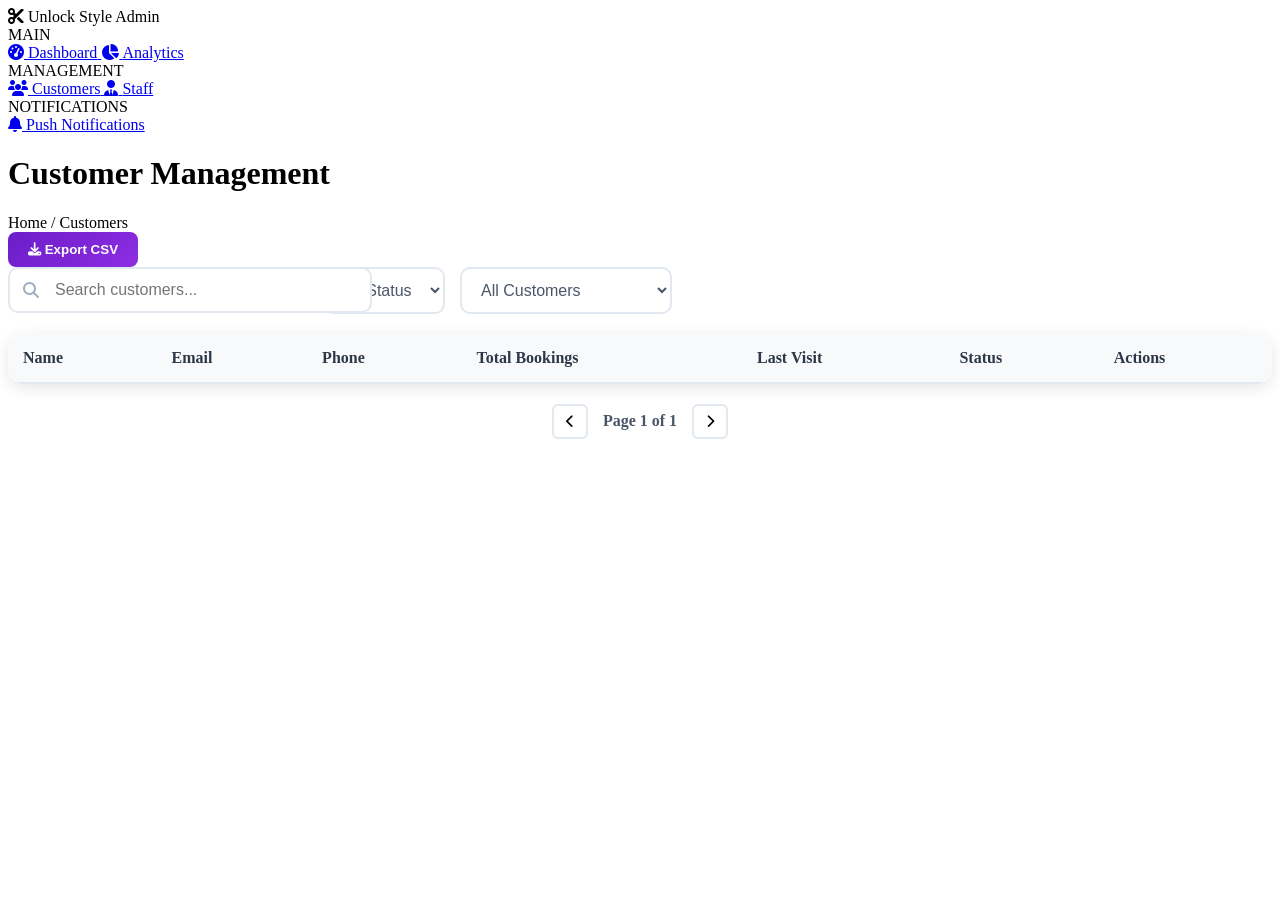
<file: admin-customers.html>
<!DOCTYPE html>
<html lang="en">
<head>
    <meta charset="UTF-8">
    <meta name="viewport" content="width=device-width, initial-scale=1.0">
    <title>Customer Management - Unlock Style Admin</title>
    <link rel="stylesheet" href="css/admin.css">
    <link rel="stylesheet" href="https://cdnjs.cloudflare.com/ajax/libs/font-awesome/6.4.0/css/all.min.css">
</head>
<body class="admin-body">
    <div class="admin-dashboard">
        <!-- Sidebar (same structure) -->
        <div class="admin-sidebar">
            <div class="sidebar-header">
                <div class="admin-brand">
                    <i class="fas fa-cut"></i>
                    <span class="brand-text">Unlock Style</span>
                    <span class="brand-badge">Admin</span>
                </div>
            </div>
            
            <nav class="sidebar-nav">
                <div class="nav-section">
                    <div class="nav-title">MAIN</div>
                    <a href="admin.html" class="nav-item">
                        <i class="fas fa-tachometer-alt"></i>
                        <span class="nav-text">Dashboard</span>
                    </a>
                    <a href="admin-analytics.html" class="nav-item">
                        <i class="fas fa-chart-pie"></i>
                        <span class="nav-text">Analytics</span>
                    </a>
                </div>
                
                <div class="nav-section">
                    <div class="nav-title">MANAGEMENT</div>
                    <a href="admin-customers.html" class="nav-item active">
                        <i class="fas fa-users"></i>
                        <span class="nav-text">Customers</span>
                    </a>
                    <a href="admin-staff.html" class="nav-item">
                        <i class="fas fa-user-tie"></i>
                        <span class="nav-text">Staff</span>
                    </a>
                </div>
                
                <div class="nav-section">
                    <div class="nav-title">NOTIFICATIONS</div>
                    <a href="admin-notifications.html" class="nav-item">
                        <i class="fas fa-bell"></i>
                        <span class="nav-text">Push Notifications</span>
                    </a>
                </div>
            </nav>
        </div>

        <div class="admin-main">
            <header class="admin-header">
                <div class="header-left">
                    <h1>Customer Management</h1>
                    <div class="breadcrumb">
                        <span>Home</span> / <span>Customers</span>
                    </div>
                </div>
                <div class="header-right">
                    <button class="btn-primary" onclick="adminApp.exportCustomerData()">
                        <i class="fas fa-download"></i> Export CSV
                    </button>
                </div>
            </header>

            <div class="admin-content">
                <!-- Search and Filters -->
                <div class="filters-bar">
                    <div class="search-box">
                        <i class="fas fa-search"></i>
                        <input type="text" id="customerSearch" placeholder="Search customers..." onkeyup="adminApp.searchCustomers()">
                    </div>
                    <select id="statusFilter" onchange="adminApp.filterCustomers()">
                        <option value="all">All Status</option>
                        <option value="active">Active</option>
                        <option value="inactive">Inactive</option>
                    </select>
                    <select id="bookingFilter" onchange="adminApp.filterCustomers()">
                        <option value="all">All Customers</option>
                        <option value="regular">Regular (3+ bookings)</option>
                        <option value="new">New Customers</option>
                    </select>
                </div>

                <!-- Customers Table -->
                <div class="table-container">
                    <table class="data-table">
                        <thead>
                            <tr>
                                <th>Name</th>
                                <th>Email</th>
                                <th>Phone</th>
                                <th>Total Bookings</th>
                                <th>Last Visit</th>
                                <th>Status</th>
                                <th>Actions</th>
                            </tr>
                        </thead>
                        <tbody id="customersTableBody">
                            <!-- Customers will be loaded here -->
                        </tbody>
                    </table>
                </div>

                <!-- Pagination -->
                <div class="pagination">
                    <button class="page-btn" onclick="adminApp.prevPage()">
                        <i class="fas fa-chevron-left"></i>
                    </button>
                    <span class="page-info">Page <span id="currentPage">1</span> of <span id="totalPages">1</span></span>
                    <button class="page-btn" onclick="adminApp.nextPage()">
                        <i class="fas fa-chevron-right"></i>
                    </button>
                </div>
            </div>
        </div>
    </div>

    <!-- Customer Details Modal -->
    <div id="customerModal" class="modal">
        <div class="modal-content">
            <div class="modal-header">
                <h3>Customer Details</h3>
                <span class="close" onclick="adminApp.closeModal('customerModal')">&times;</span>
            </div>
            <div class="modal-body">
                <div class="customer-info">
                    <div class="info-item">
                        <label>Name:</label>
                        <span id="modalCustomerName">-</span>
                    </div>
                    <div class="info-item">
                        <label>Email:</label>
                        <span id="modalCustomerEmail">-</span>
                    </div>
                    <div class="info-item">
                        <label>Phone:</label>
                        <span id="modalCustomerPhone">-</span>
                    </div>
                    <div class="info-item">
                        <label>Total Bookings:</label>
                        <span id="modalCustomerBookings">0</span>
                    </div>
                    <div class="info-item">
                        <label>Member Since:</label>
                        <span id="modalCustomerSince">-</span>
                    </div>
                </div>

                <div class="booking-history">
                    <h4>Booking History</h4>
                    <div id="bookingHistoryList">
                        <!-- Booking history will be loaded here -->
                    </div>
                </div>
            </div>
            <div class="modal-footer">
                <button class="btn-danger" onclick="adminApp.deactivateCustomer()">
                    <i class="fas fa-ban"></i> Deactivate
                </button>
                <button class="btn-secondary" onclick="adminApp.closeModal('customerModal')">Close</button>
            </div>
        </div>
    </div>

    <script src="js/admin.js"></script>
    <script>
        document.addEventListener('DOMContentLoaded', function() {
            if (window.adminApp) {
                adminApp.loadCustomers();
            }
        });
    </script>
</body>
</html>
</file>
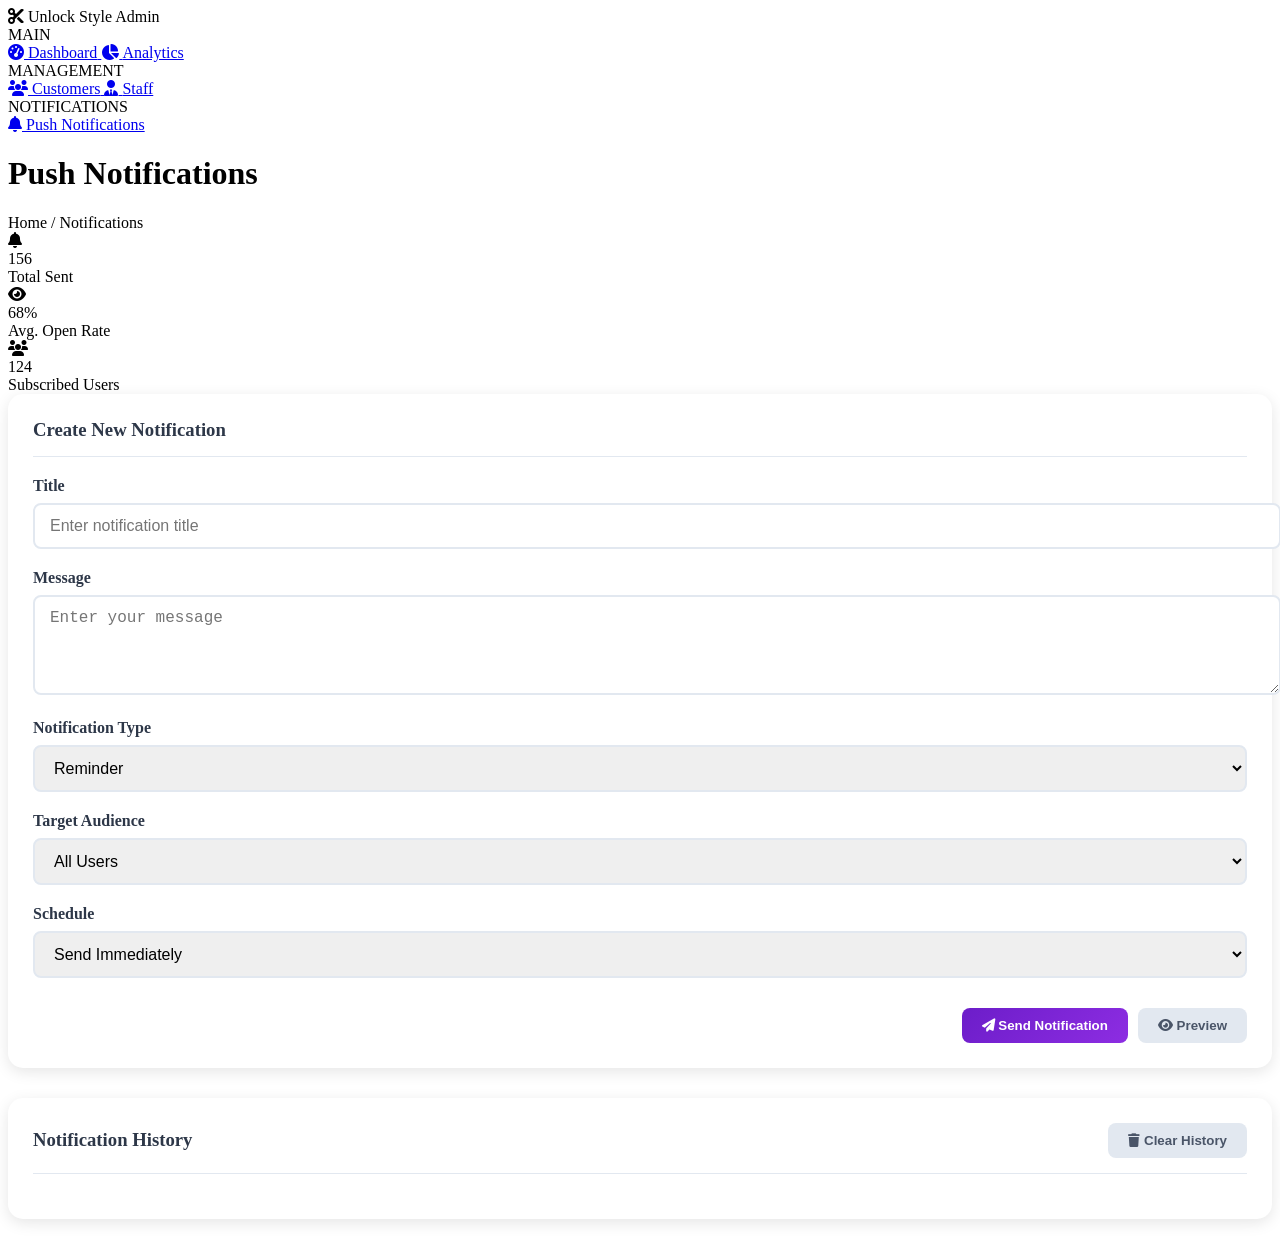
<file: admin-notifications.html>
<!DOCTYPE html>
<html lang="en">
<head>
    <meta charset="UTF-8">
    <meta name="viewport" content="width=device-width, initial-scale=1.0">
    <title>Notifications - Unlock Style Admin</title>
    <link rel="stylesheet" href="css/admin.css">
    <link rel="stylesheet" href="https://cdnjs.cloudflare.com/ajax/libs/font-awesome/6.4.0/css/all.min.css">
</head>
<body class="admin-body">
    <div class="admin-dashboard">
        <!-- Sidebar -->
        <div class="admin-sidebar">
            <div class="sidebar-header">
                <div class="admin-brand">
                    <i class="fas fa-cut"></i>
                    <span class="brand-text">Unlock Style</span>
                    <span class="brand-badge">Admin</span>
                </div>
            </div>
            
            <nav class="sidebar-nav">
                <div class="nav-section">
                    <div class="nav-title">MAIN</div>
                    <a href="admin.html" class="nav-item">
                        <i class="fas fa-tachometer-alt"></i>
                        <span class="nav-text">Dashboard</span>
                    </a>
                    <a href="admin-analytics.html" class="nav-item">
                        <i class="fas fa-chart-pie"></i>
                        <span class="nav-text">Analytics</span>
                    </a>
                </div>
                
                <div class="nav-section">
                    <div class="nav-title">MANAGEMENT</div>
                    <a href="admin-customers.html" class="nav-item">
                        <i class="fas fa-users"></i>
                        <span class="nav-text">Customers</span>
                    </a>
                    <a href="admin-staff.html" class="nav-item">
                        <i class="fas fa-user-tie"></i>
                        <span class="nav-text">Staff</span>
                    </a>
                </div>
                
                <div class="nav-section">
                    <div class="nav-title">NOTIFICATIONS</div>
                    <a href="admin-notifications.html" class="nav-item active">
                        <i class="fas fa-bell"></i>
                        <span class="nav-text">Push Notifications</span>
                    </a>
                </div>
            </nav>
        </div>

        <div class="admin-main">
            <header class="admin-header">
                <div class="header-left">
                    <h1>Push Notifications</h1>
                    <div class="breadcrumb">
                        <span>Home</span> / <span>Notifications</span>
                    </div>
                </div>
            </header>

            <div class="admin-content">
                <!-- Notification Stats -->
                <div class="stats-grid">
                    <div class="stat-card revenue">
                        <div class="stat-icon">
                            <i class="fas fa-bell"></i>
                        </div>
                        <div class="stat-content">
                            <div class="stat-value" id="totalSent">156</div>
                            <div class="stat-label">Total Sent</div>
                        </div>
                    </div>
                    
                    <div class="stat-card bookings">
                        <div class="stat-icon">
                            <i class="fas fa-eye"></i>
                        </div>
                        <div class="stat-content">
                            <div class="stat-value" id="avgOpenRate">68%</div>
                            <div class="stat-label">Avg. Open Rate</div>
                        </div>
                    </div>
                    
                    <div class="stat-card customers">
                        <div class="stat-icon">
                            <i class="fas fa-users"></i>
                        </div>
                        <div class="stat-content">
                            <div class="stat-value" id="subscribedUsers">124</div>
                            <div class="stat-label">Subscribed Users</div>
                        </div>
                    </div>
                </div>

                <!-- Create Notification Form -->
                <div class="card">
                    <div class="card-header">
                        <h3>Create New Notification</h3>
                    </div>
                    <div class="card-body">
                        <form id="notificationForm" onsubmit="adminApp.sendNotification(event)">
                            <div class="form-group">
                                <label for="notificationTitle">Title</label>
                                <input type="text" id="notificationTitle" required 
                                       placeholder="Enter notification title">
                            </div>
                            <div class="form-group">
                                <label for="notificationMessage">Message</label>
                                <textarea id="notificationMessage" required 
                                          placeholder="Enter your message" rows="4"></textarea>
                            </div>
                            <div class="form-group">
                                <label for="notificationType">Notification Type</label>
                                <select id="notificationType" required>
                                    <option value="reminder">Reminder</option>
                                    <option value="offer">Special Offer</option>
                                    <option value="alert">Important Alert</option>
                                    <option value="update">Service Update</option>
                                </select>
                            </div>
                            <div class="form-group">
                                <label for="notificationAudience">Target Audience</label>
                                <select id="notificationAudience">
                                    <option value="all">All Users</option>
                                    <option value="regular">Regular Customers</option>
                                    <option value="new">New Customers</option>
                                    <option value="inactive">Inactive Customers</option>
                                </select>
                            </div>
                            <div class="form-group">
                                <label for="notificationSchedule">Schedule</label>
                                <select id="notificationSchedule">
                                    <option value="now">Send Immediately</option>
                                    <option value="later">Schedule for Later</option>
                                </select>
                                <input type="datetime-local" id="scheduleTime" 
                                       style="display: none; margin-top: 10px;">
                            </div>
                            <div class="form-actions">
                                <button type="submit" class="btn-primary">
                                    <i class="fas fa-paper-plane"></i> Send Notification
                                </button>
                                <button type="button" class="btn-secondary" onclick="adminApp.previewNotification()">
                                    <i class="fas fa-eye"></i> Preview
                                </button>
                            </div>
                        </form>
                    </div>
                </div>

                <!-- Notification History -->
                <div class="card">
                    <div class="card-header">
                        <h3>Notification History</h3>
                        <button class="btn-secondary" onclick="adminApp.clearNotificationHistory()">
                            <i class="fas fa-trash"></i> Clear History
                        </button>
                    </div>
                    <div class="card-body">
                        <div class="notification-history" id="notificationHistory">
                            <!-- Notifications will be loaded here -->
                        </div>
                    </div>
                </div>
            </div>
        </div>
    </div>

    <!-- Preview Modal -->
    <div id="previewModal" class="modal">
        <div class="modal-content">
            <div class="modal-header">
                <h3>Notification Preview</h3>
                <span class="close" onclick="adminApp.closeModal('previewModal')">&times;</span>
            </div>
            <div class="modal-body">
                <div class="notification-preview">
                    <div class="preview-header">
                        <strong id="previewTitle">Notification Title</strong>
                        <span class="preview-badge" id="previewType">reminder</span>
                    </div>
                    <div class="preview-body" id="previewMessage">
                        Notification message content will appear here.
                    </div>
                    <div class="preview-time">Just now</div>
                </div>
            </div>
            <div class="modal-footer">
                <button class="btn-primary" onclick="adminApp.sendNotification()">Send Now</button>
                <button class="btn-secondary" onclick="adminApp.closeModal('previewModal')">Close</button>
            </div>
        </div>
    </div>

    <script src="js/admin.js"></script>
    <script>
        document.addEventListener('DOMContentLoaded', function() {
            if (window.adminApp) {
                adminApp.loadNotificationHistory();
                
                // Show/hide schedule time
                document.getElementById('notificationSchedule').addEventListener('change', function() {
                    document.getElementById('scheduleTime').style.display = 
                        this.value === 'later' ? 'block' : 'none';
                });
            }
        });
    </script>
</body>
</html>
</file>
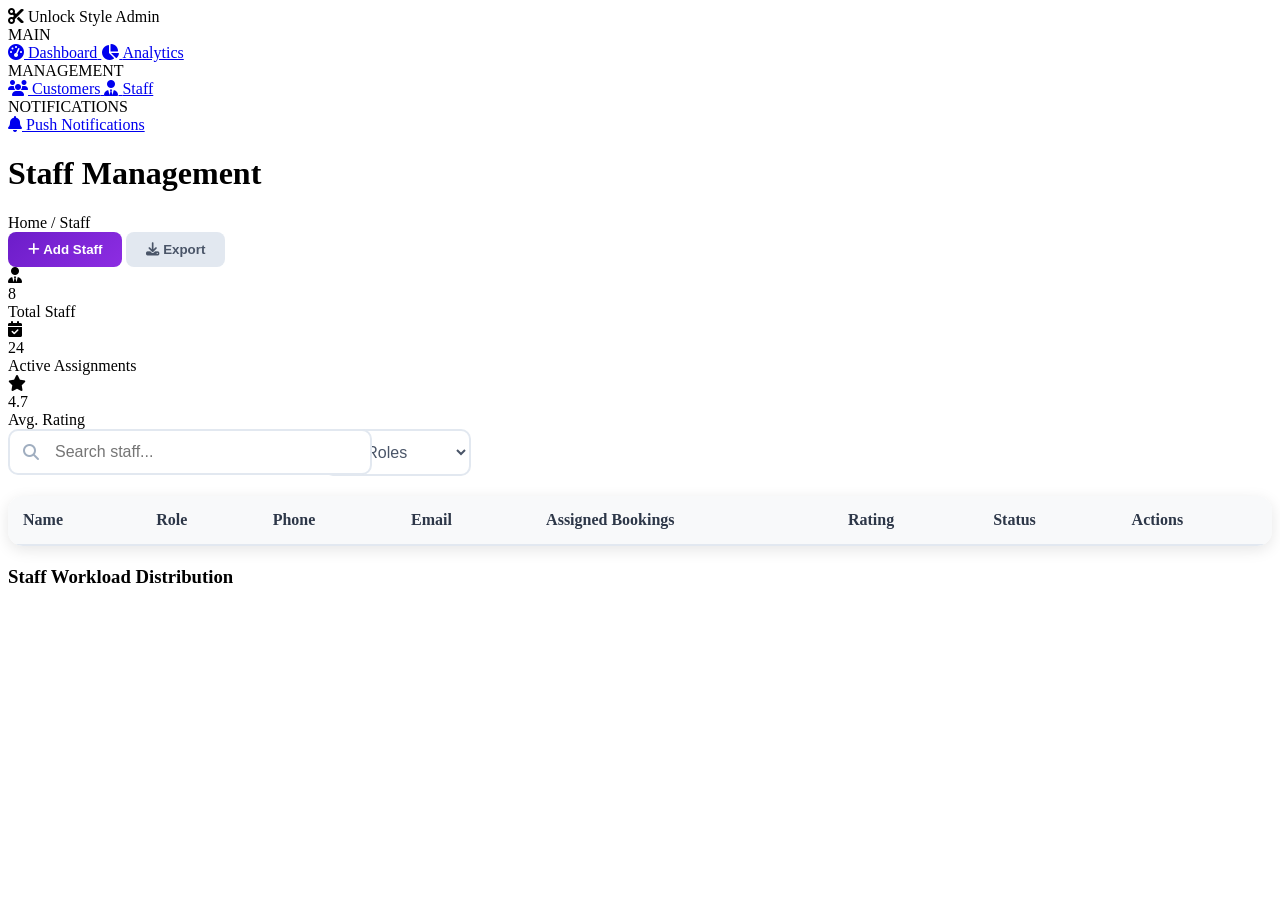
<file: admin-staff.html>
<!DOCTYPE html>
<html lang="en">
<head>
    <meta charset="UTF-8">
    <meta name="viewport" content="width=device-width, initial-scale=1.0">
    <title>Staff Management - Unlock Style Admin</title>
    <link rel="stylesheet" href="css/admin.css">
    <link rel="stylesheet" href="https://cdnjs.cloudflare.com/ajax/libs/font-awesome/6.4.0/css/all.min.css">
</head>
<body class="admin-body">
    <div class="admin-dashboard">
        <!-- Sidebar -->
        <div class="admin-sidebar">
            <div class="sidebar-header">
                <div class="admin-brand">
                    <i class="fas fa-cut"></i>
                    <span class="brand-text">Unlock Style</span>
                    <span class="brand-badge">Admin</span>
                </div>
            </div>
            
            <nav class="sidebar-nav">
                <div class="nav-section">
                    <div class="nav-title">MAIN</div>
                    <a href="admin.html" class="nav-item">
                        <i class="fas fa-tachometer-alt"></i>
                        <span class="nav-text">Dashboard</span>
                    </a>
                    <a href="admin-analytics.html" class="nav-item">
                        <i class="fas fa-chart-pie"></i>
                        <span class="nav-text">Analytics</span>
                    </a>
                </div>
                
                <div class="nav-section">
                    <div class="nav-title">MANAGEMENT</div>
                    <a href="admin-customers.html" class="nav-item">
                        <i class="fas fa-users"></i>
                        <span class="nav-text">Customers</span>
                    </a>
                    <a href="admin-staff.html" class="nav-item active">
                        <i class="fas fa-user-tie"></i>
                        <span class="nav-text">Staff</span>
                    </a>
                </div>
                
                <div class="nav-section">
                    <div class="nav-title">NOTIFICATIONS</div>
                    <a href="admin-notifications.html" class="nav-item">
                        <i class="fas fa-bell"></i>
                        <span class="nav-text">Push Notifications</span>
                    </a>
                </div>
            </nav>
        </div>

        <div class="admin-main">
            <header class="admin-header">
                <div class="header-left">
                    <h1>Staff Management</h1>
                    <div class="breadcrumb">
                        <span>Home</span> / <span>Staff</span>
                    </div>
                </div>
                <div class="header-right">
                    <button class="btn-primary" onclick="adminApp.openStaffModal()">
                        <i class="fas fa-plus"></i> Add Staff
                    </button>
                    <button class="btn-secondary" onclick="adminApp.exportStaffData()">
                        <i class="fas fa-download"></i> Export
                    </button>
                </div>
            </header>

            <div class="admin-content">
                <!-- Staff Analytics -->
                <div class="stats-grid">
                    <div class="stat-card revenue">
                        <div class="stat-icon">
                            <i class="fas fa-user-tie"></i>
                        </div>
                        <div class="stat-content">
                            <div class="stat-value" id="totalStaffCount">8</div>
                            <div class="stat-label">Total Staff</div>
                        </div>
                    </div>
                    
                    <div class="stat-card bookings">
                        <div class="stat-icon">
                            <i class="fas fa-calendar-check"></i>
                        </div>
                        <div class="stat-content">
                            <div class="stat-value" id="activeAssignments">24</div>
                            <div class="stat-label">Active Assignments</div>
                        </div>
                    </div>
                    
                    <div class="stat-card customers">
                        <div class="stat-icon">
                            <i class="fas fa-star"></i>
                        </div>
                        <div class="stat-content">
                            <div class="stat-value" id="avgStaffRating">4.7</div>
                            <div class="stat-label">Avg. Rating</div>
                        </div>
                    </div>
                </div>

                <!-- Staff Table -->
                <div class="filters-bar">
                    <div class="search-box">
                        <i class="fas fa-search"></i>
                        <input type="text" id="staffSearch" placeholder="Search staff..." onkeyup="adminApp.searchStaff()">
                    </div>
                    <select id="roleFilter" onchange="adminApp.filterStaff()">
                        <option value="all">All Roles</option>
                        <option value="barber">Barber</option>
                        <option value="stylist">Stylist</option>
                        <option value="senior">Senior Stylist</option>
                    </select>
                </div>

                <div class="table-container">
                    <table class="data-table">
                        <thead>
                            <tr>
                                <th>Name</th>
                                <th>Role</th>
                                <th>Phone</th>
                                <th>Email</th>
                                <th>Assigned Bookings</th>
                                <th>Rating</th>
                                <th>Status</th>
                                <th>Actions</th>
                            </tr>
                        </thead>
                        <tbody id="staffTableBody">
                            <!-- Staff will be loaded here -->
                        </tbody>
                    </table>
                </div>

                <!-- Staff Workload Chart -->
                <div class="chart-card">
                    <div class="chart-header">
                        <h3>Staff Workload Distribution</h3>
                    </div>
                    <canvas id="staffWorkloadChart" height="200"></canvas>
                </div>
            </div>
        </div>
    </div>

    <!-- Staff Modal -->
    <div id="staffModal" class="modal">
        <div class="modal-content">
            <div class="modal-header">
                <h3 id="staffModalTitle">Add Staff Member</h3>
                <span class="close" onclick="adminApp.closeModal('staffModal')">&times;</span>
            </div>
            <div class="modal-body">
                <form id="staffForm" onsubmit="adminApp.saveStaff(event)">
                    <input type="hidden" id="staffId">
                    <div class="form-group">
                        <label for="staffName">Full Name</label>
                        <input type="text" id="staffName" required>
                    </div>
                    <div class="form-group">
                        <label for="staffRole">Role</label>
                        <select id="staffRole" required>
                            <option value="barber">Barber</option>
                            <option value="stylist">Stylist</option>
                            <option value="senior">Senior Stylist</option>
                            <option value="trainee">Trainee</option>
                        </select>
                    </div>
                    <div class="form-group">
                        <label for="staffPhone">Phone</label>
                        <input type="tel" id="staffPhone" required>
                    </div>
                    <div class="form-group">
                        <label for="staffEmail">Email</label>
                        <input type="email" id="staffEmail">
                    </div>
                    <div class="form-group">
                        <label for="staffSpecialty">Specialty</label>
                        <input type="text" id="staffSpecialty" placeholder="e.g., Beard Styling, Hair Color">
                    </div>
                    <div class="form-actions">
                        <button type="submit" class="btn-primary">Save Staff</button>
                        <button type="button" class="btn-secondary" onclick="adminApp.closeModal('staffModal')">Cancel</button>
                    </div>
                </form>
            </div>
        </div>
    </div>

    <script src="js/admin.js"></script>
    <script>
        document.addEventListener('DOMContentLoaded', function() {
            if (window.adminApp) {
                adminApp.loadStaff();
                adminApp.setupStaffCharts();
            }
        });
    </script>
</body>
</html>
</file>
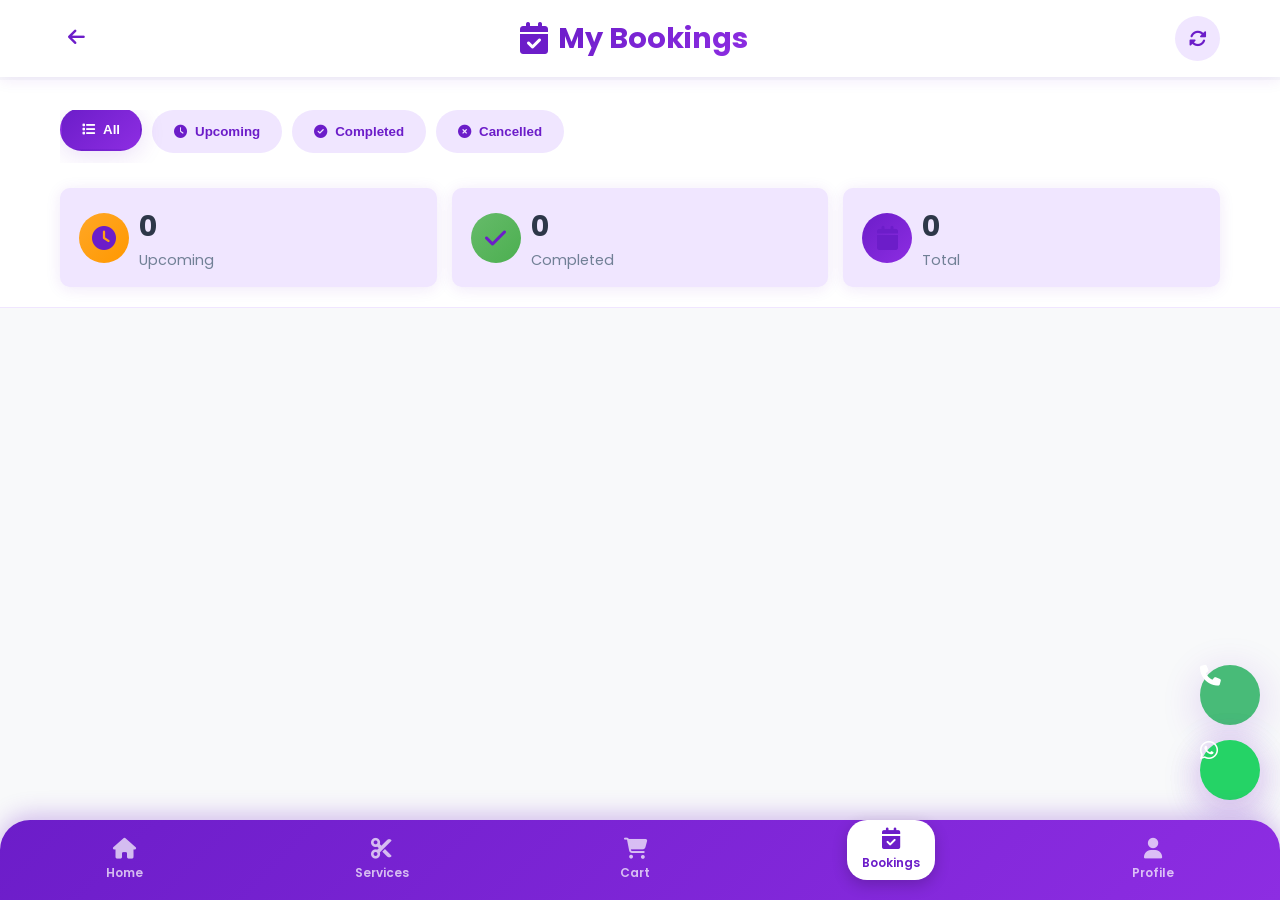
<file: bookings.html>
<!DOCTYPE html>
<html lang="en">
<head>
    <meta charset="UTF-8">
    <meta name="viewport" content="width=device-width, initial-scale=1.0">
    <title>My Bookings - Unlock Style</title>
    
    <!-- SEO Meta Tags -->
    <meta name="description" content="View and manage your appointments at Unlock Style Men's Salon">
    
    <!-- PWA Manifest -->
    <link rel="manifest" href="manifest.json">
    <meta name="theme-color" content="#6c1dc9"/>
    
    <!-- CSS -->
    <link rel="stylesheet" href="css/style.css">
    
    <!-- Icons -->
    <link rel="stylesheet" href="https://cdnjs.cloudflare.com/ajax/libs/font-awesome/6.4.0/css/all.min.css">
    <link href="https://fonts.googleapis.com/css2?family=Poppins:wght@300;400;500;600;700&display=swap" rel="stylesheet">
</head>
<body>
    <!-- Header -->
    <header class="main-header">
        <div class="container">
            <div class="header-content">
                <a href="index.html" class="back-btn">
                    <i class="fas fa-arrow-left"></i>
                </a>
                <div class="logo">
                    <i class="fas fa-calendar-check"></i>
                    <h1>My Bookings</h1>
                </div>
                <button class="btn-refresh" id="refreshBookings">
                    <i class="fas fa-sync-alt"></i>
                </button>
            </div>
        </div>
    </header>

    <!-- Main Content -->
    <main class="main-content">
        <!-- Bookings Filter -->
        <section class="bookings-filter-section">
            <div class="container">
                <div class="filter-tabs">
                    <button class="filter-tab active" data-filter="all">
                        <i class="fas fa-list"></i> All
                    </button>
                    <button class="filter-tab" data-filter="upcoming">
                        <i class="fas fa-clock"></i> Upcoming
                    </button>
                    <button class="filter-tab" data-filter="completed">
                        <i class="fas fa-check-circle"></i> Completed
                    </button>
                    <button class="filter-tab" data-filter="cancelled">
                        <i class="fas fa-times-circle"></i> Cancelled
                    </button>
                </div>

                <div class="bookings-stats">
                    <div class="stat-card">
                        <div class="stat-icon upcoming">
                            <i class="fas fa-clock"></i>
                        </div>
                        <div class="stat-info">
                            <span class="stat-count" id="upcomingCount">0</span>
                            <span class="stat-label">Upcoming</span>
                        </div>
                    </div>
                    <div class="stat-card">
                        <div class="stat-icon completed">
                            <i class="fas fa-check"></i>
                        </div>
                        <div class="stat-info">
                            <span class="stat-count" id="completedCount">0</span>
                            <span class="stat-label">Completed</span>
                        </div>
                    </div>
                    <div class="stat-card">
                        <div class="stat-icon total">
                            <i class="fas fa-calendar"></i>
                        </div>
                        <div class="stat-info">
                            <span class="stat-count" id="totalCount">0</span>
                            <span class="stat-label">Total</span>
                        </div>
                    </div>
                </div>
            </div>
        </section>

        <!-- Bookings List -->
        <section class="bookings-list-section">
            <div class="container">
                <div class="bookings-container" id="bookingsContainer">
                    <!-- Bookings will be populated by JavaScript -->
                    <div class="empty-bookings" id="emptyBookings">
                        <div class="empty-icon">
                            <i class="fas fa-calendar-times"></i>
                        </div>
                        <h3>No Bookings Yet</h3>
                        <p>You haven't made any bookings yet. Book your first appointment to get started!</p>
                        <a href="services.html" class="btn-primary">
                            <i class="fas fa-cut"></i> Book Now
                        </a>
                    </div>
                </div>
            </div>
        </section>
    </main>

    <!-- PhonePe Style Bottom Navigation -->
    <nav class="bottom-nav phonepe-nav">
        <div class="nav-container">
            <a href="index.html" class="nav-item">
                <i class="fas fa-home"></i>
                <span>Home</span>
            </a>
            <a href="services.html" class="nav-item">
                <i class="fas fa-cut"></i>
                <span>Services</span>
            </a>
            <a href="cart.html" class="nav-item">
                <i class="fas fa-shopping-cart"></i>
                <span>Cart</span>
                <span class="nav-badge" id="cartBadge">0</span>
            </a>
            <a href="bookings.html" class="nav-item active">
                <i class="fas fa-calendar-check"></i>
                <span>Bookings</span>
            </a>
            <a href="contact.html" class="nav-item">
                <i class="fas fa-user"></i>
                <span>Profile</span>
            </a>
        </div>
    </nav>

    <!-- Floating Action Buttons -->
    <div class="fab-container">
        <a href="tel:+919876543210" class="fab fab-call">
            <i class="fas fa-phone"></i>
        </a>
        <a href="https://wa.me/919876543210" class="fab fab-whatsapp">
            <i class="fab fa-whatsapp"></i>
        </a>
    </div>

    <!-- Toast Notification -->
    <div class="toast" id="toast"></div>

    <!-- Booking Details Modal -->
    <div class="modal-overlay" id="bookingDetailsModal">
        <div class="modal-content large">
            <div class="modal-header">
                <h3>Booking Details</h3>
                <button class="modal-close" onclick="bookingsPage.closeModal()">
                    <i class="fas fa-times"></i>
                </button>
            </div>
            <div class="modal-body">
                <div class="booking-detail-view" id="bookingDetailContent">
                    <!-- Booking details will be populated here -->
                </div>
            </div>
        </div>
    </div>

    <!-- Cancel Confirmation Modal -->
    <div class="modal-overlay" id="cancelModal">
        <div class="modal-content">
            <div class="modal-icon warning">
                <i class="fas fa-exclamation-triangle"></i>
            </div>
            <h3>Cancel Booking?</h3>
            <p>Are you sure you want to cancel this appointment? This action cannot be undone.</p>
            <div class="modal-actions">
                <button class="btn-secondary" onclick="bookingsPage.closeCancelModal()">
                    <i class="fas fa-times"></i> Keep Booking
                </button>
                <button class="btn-danger" id="confirmCancelBtn">
                    <i class="fas fa-trash"></i> Yes, Cancel
                </button>
            </div>
        </div>
    </div>

    <script src="js/script.js"></script>
    <script src="js/bookings.js"></script>
</body>
</html>
</file>
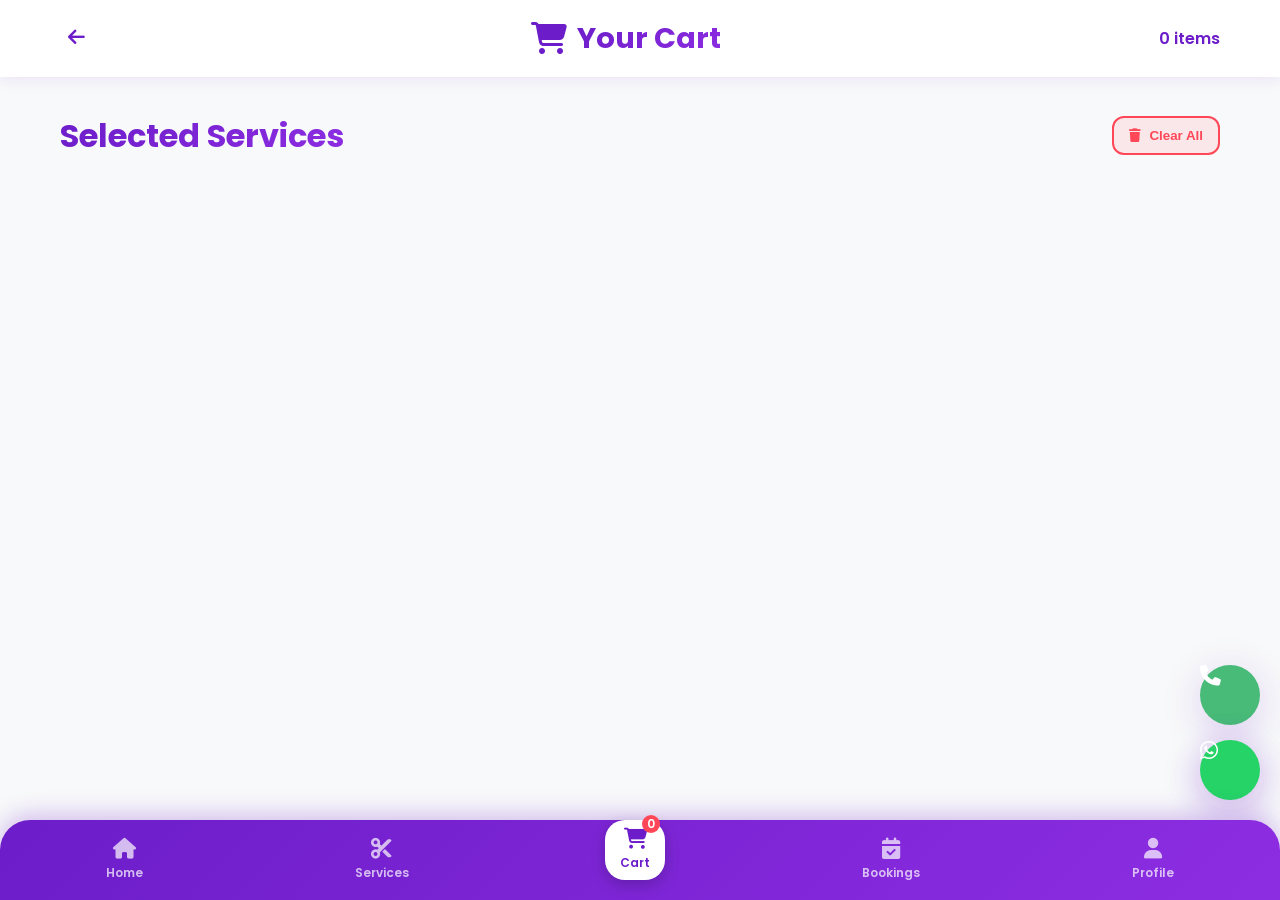
<file: cart.html>
<!DOCTYPE html>
<html lang="en">
<head>
    <meta charset="UTF-8">
    <meta name="viewport" content="width=device-width, initial-scale=1.0">
    <title>Cart - Unlock Style</title>
    
    <!-- SEO Meta Tags -->
    <meta name="description" content="Review your selected services and book your appointment at Unlock Style Men's Salon">
    
    <!-- PWA Manifest -->
    <link rel="manifest" href="manifest.json">
    <meta name="theme-color" content="#6c1dc9"/>
    
    <!-- CSS -->
    <link rel="stylesheet" href="css/style.css">
    
    <!-- Icons -->
    <link rel="stylesheet" href="https://cdnjs.cloudflare.com/ajax/libs/font-awesome/6.4.0/css/all.min.css">
    <link href="https://fonts.googleapis.com/css2?family=Poppins:wght@300;400;500;600;700&display=swap" rel="stylesheet">
</head>
<body>
    <!-- Header -->
    <header class="main-header">
        <div class="container">
            <div class="header-content">
                <a href="services.html" class="back-btn">
                    <i class="fas fa-arrow-left"></i>
                </a>
                <div class="logo">
                    <i class="fas fa-shopping-cart"></i>
                    <h1>Your Cart</h1>
                </div>
                <div class="cart-summary-header">
                    <span id="headerCartCount">0 items</span>
                </div>
            </div>
        </div>
    </header>

    <!-- Main Content -->
    <main class="main-content">
        <!-- Cart Items Section -->
        <section class="cart-section">
            <div class="container">
                <div class="cart-header">
                    <h2>Selected Services</h2>
                    <button class="btn-clear" id="clearCartBtn">
                        <i class="fas fa-trash"></i> Clear All
                    </button>
                </div>

                <div class="cart-items" id="cartItems">
                    <!-- Cart items will be populated by JavaScript -->
                    <div class="empty-cart" id="emptyCart">
                        <div class="empty-icon">
                            <i class="fas fa-shopping-cart"></i>
                        </div>
                        <h3>Your cart is empty</h3>
                        <p>Add some services to get started</p>
                        <a href="services.html" class="btn-primary">
                            <i class="fas fa-cut"></i> Browse Services
                        </a>
                    </div>
                </div>

                <!-- Cart Summary -->
                <div class="cart-summary-card" id="cartSummary" style="display: none;">
                    <div class="summary-row">
                        <span>Subtotal</span>
                        <span id="subtotalAmount">₹0</span>
                    </div>
                    <div class="summary-row">
                        <span>GST (18%)</span>
                        <span id="taxAmount">₹0</span>
                    </div>
                    <div class="summary-divider"></div>
                    <div class="summary-row total">
                        <span>Total Amount</span>
                        <span id="totalAmount">₹0</span>
                    </div>
                </div>
            </div>
        </section>

        <!-- Booking Form Section -->
        <section class="booking-section" id="bookingSection" style="display: none;">
            <div class="container">
                <div class="section-header">
                    <h2>Book Your Appointment</h2>
                    <p>Fill in your details to confirm booking</p>
                </div>

                <div class="booking-form-card">
                    <form id="bookingForm">
                        <div class="form-grid">
                            <div class="form-group">
                                <label for="customerName">
                                    <i class="fas fa-user"></i> Full Name *
                                </label>
                                <input type="text" id="customerName" required 
                                       placeholder="Enter your full name">
                            </div>

                            <div class="form-group">
                                <label for="customerPhone">
                                    <i class="fas fa-phone"></i> Phone Number *
                                </label>
                                <input type="tel" id="customerPhone" required 
                                       placeholder="Enter your phone number"
                                       pattern="[0-9]{10}">
                            </div>

                            <div class="form-group">
                                <label for="customerEmail">
                                    <i class="fas fa-envelope"></i> Email Address
                                </label>
                                <input type="email" id="customerEmail" 
                                       placeholder="Enter your email">
                            </div>

                            <div class="form-group">
                                <label for="bookingDate">
                                    <i class="fas fa-calendar"></i> Preferred Date *
                                </label>
                                <input type="date" id="bookingDate" required>
                            </div>

                            <div class="form-group">
                                <label for="bookingTime">
                                    <i class="fas fa-clock"></i> Preferred Time *
                                </label>
                                <input type="time" id="bookingTime" required>
                            </div>

                            <div class="form-group full-width">
                                <label>Payment Method *</label>
                                <div class="payment-options">
                                    <label class="payment-option">
                                        <input type="radio" name="payment" value="cash" checked>
                                        <div class="payment-card">
                                            <i class="fas fa-money-bill-wave"></i>
                                            <span>Pay at Salon</span>
                                        </div>
                                    </label>
                                    <label class="payment-option">
                                        <input type="radio" name="payment" value="upi">
                                        <div class="payment-card">
                                            <i class="fas fa-mobile-alt"></i>
                                            <span>UPI Payment</span>
                                        </div>
                                    </label>
                                </div>
                            </div>

                            <div class="form-group full-width">
                                <label for="specialInstructions">
                                    <i class="fas fa-sticky-note"></i> Special Instructions
                                </label>
                                <textarea id="specialInstructions" 
                                          placeholder="Any special requirements or instructions..."
                                          rows="3"></textarea>
                            </div>
                        </div>

                        <div class="form-actions">
                            <button type="submit" class="btn-booking">
                                <i class="fas fa-calendar-check"></i>
                                Confirm Booking - <span id="bookingTotal">₹0</span>
                            </button>
                        </div>
                    </form>
                </div>
            </div>
        </section>
    </main>

    <!-- PhonePe Style Bottom Navigation -->
    <nav class="bottom-nav phonepe-nav">
        <div class="nav-container">
            <a href="index.html" class="nav-item">
                <i class="fas fa-home"></i>
                <span>Home</span>
            </a>
            <a href="services.html" class="nav-item">
                <i class="fas fa-cut"></i>
                <span>Services</span>
            </a>
            <a href="cart.html" class="nav-item active">
                <i class="fas fa-shopping-cart"></i>
                <span>Cart</span>
                <span class="nav-badge" id="cartBadge">0</span>
            </a>
            <a href="bookings.html" class="nav-item">
                <i class="fas fa-calendar-check"></i>
                <span>Bookings</span>
            </a>
            <a href="contact.html" class="nav-item">
                <i class="fas fa-user"></i>
                <span>Profile</span>
            </a>
        </div>
    </nav>

    <!-- Floating Action Buttons -->
    <div class="fab-container">
        <a href="tel:+919876543210" class="fab fab-call">
            <i class="fas fa-phone"></i>
        </a>
        <a href="https://wa.me/919876543210" class="fab fab-whatsapp">
            <i class="fab fa-whatsapp"></i>
        </a>
    </div>

    <!-- Toast Notification -->
    <div class="toast" id="toast"></div>

    <!-- Success Modal -->
    <div class="modal-overlay" id="successModal">
        <div class="modal-content">
            <div class="modal-icon success">
                <i class="fas fa-check-circle"></i>
            </div>
            <h3>Booking Confirmed! 🎉</h3>
            <p>Your appointment has been successfully booked. We'll see you soon!</p>
            <div class="booking-details" id="bookingDetails">
                <!-- Booking details will be populated here -->
            </div>
            <div class="modal-actions">
                <a href="index.html" class="btn-secondary">
                    <i class="fas fa-home"></i> Back to Home
                </a>
                <a href="bookings.html" class="btn-primary">
                    <i class="fas fa-calendar"></i> View Bookings
                </a>
            </div>
        </div>
    </div>

    <script src="js/script.js"></script>
    <script src="js/cart.js"></script>
</body>
</html>
</file>
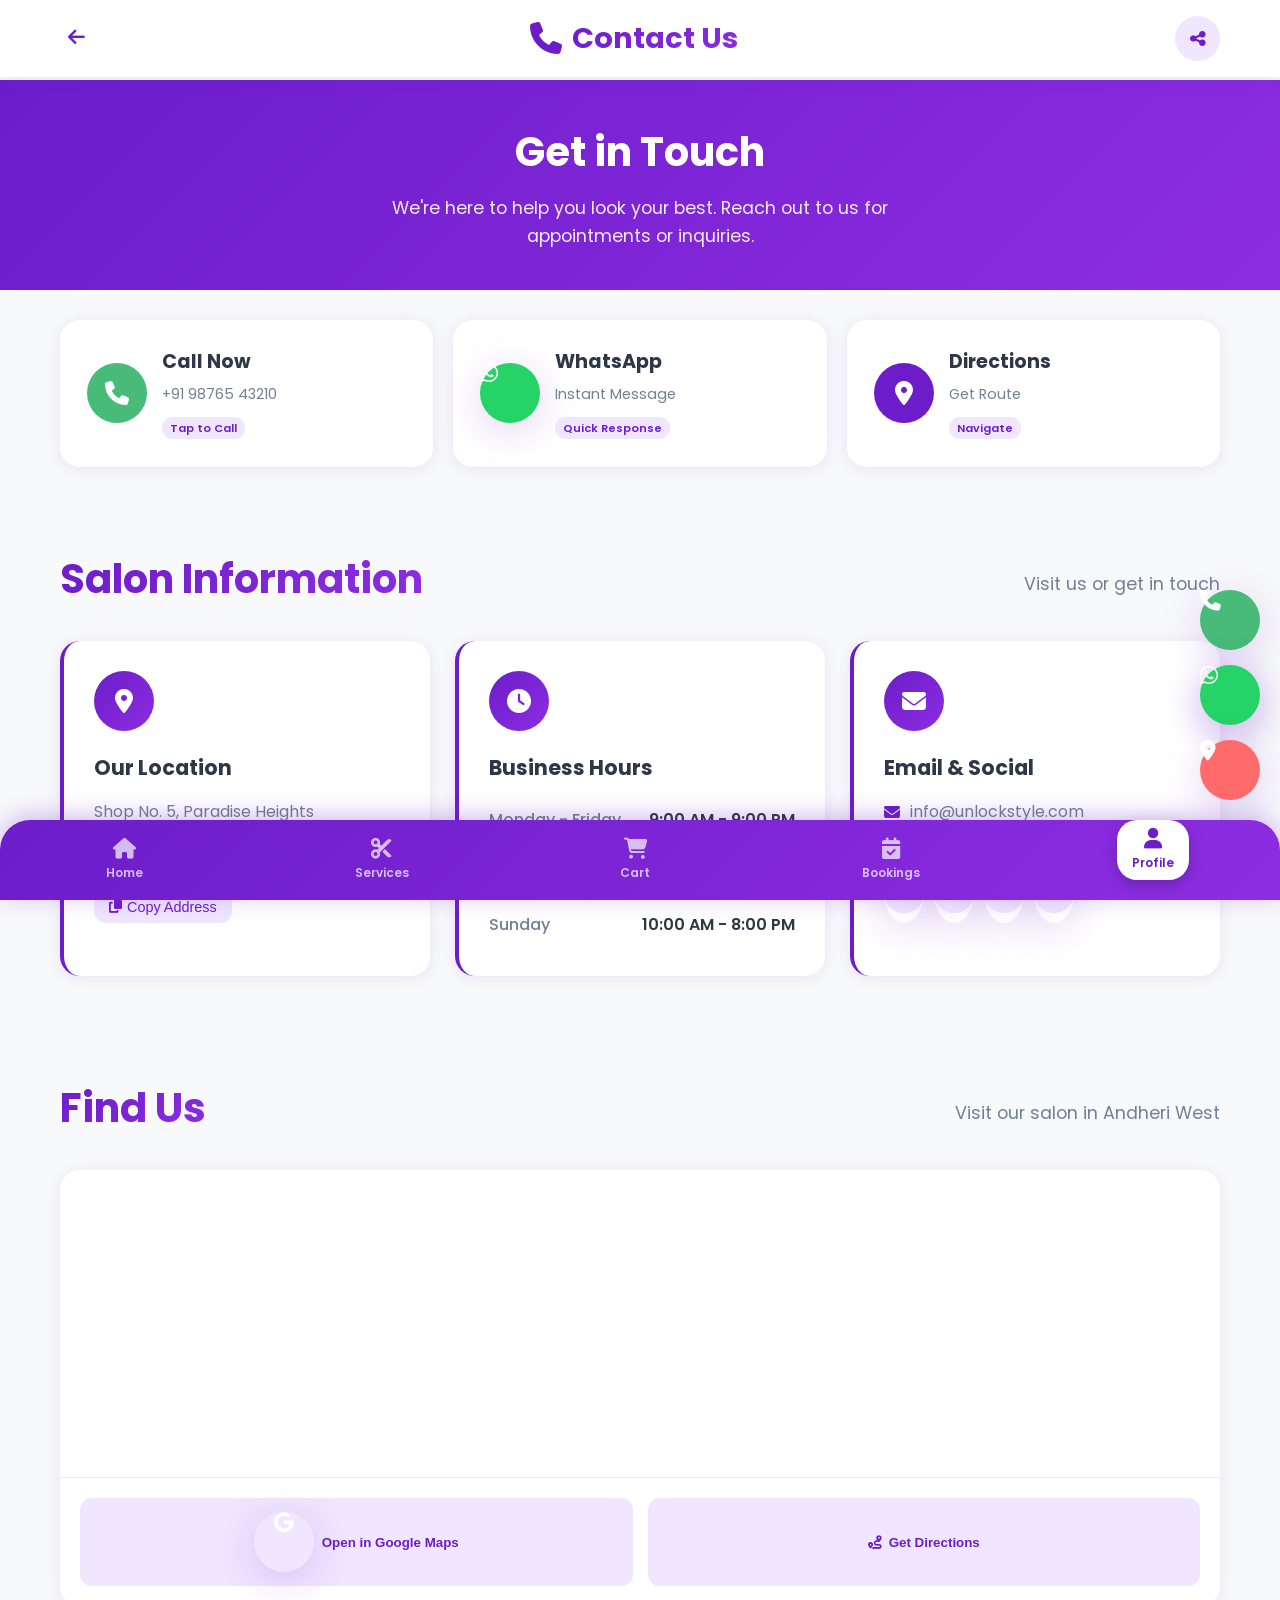
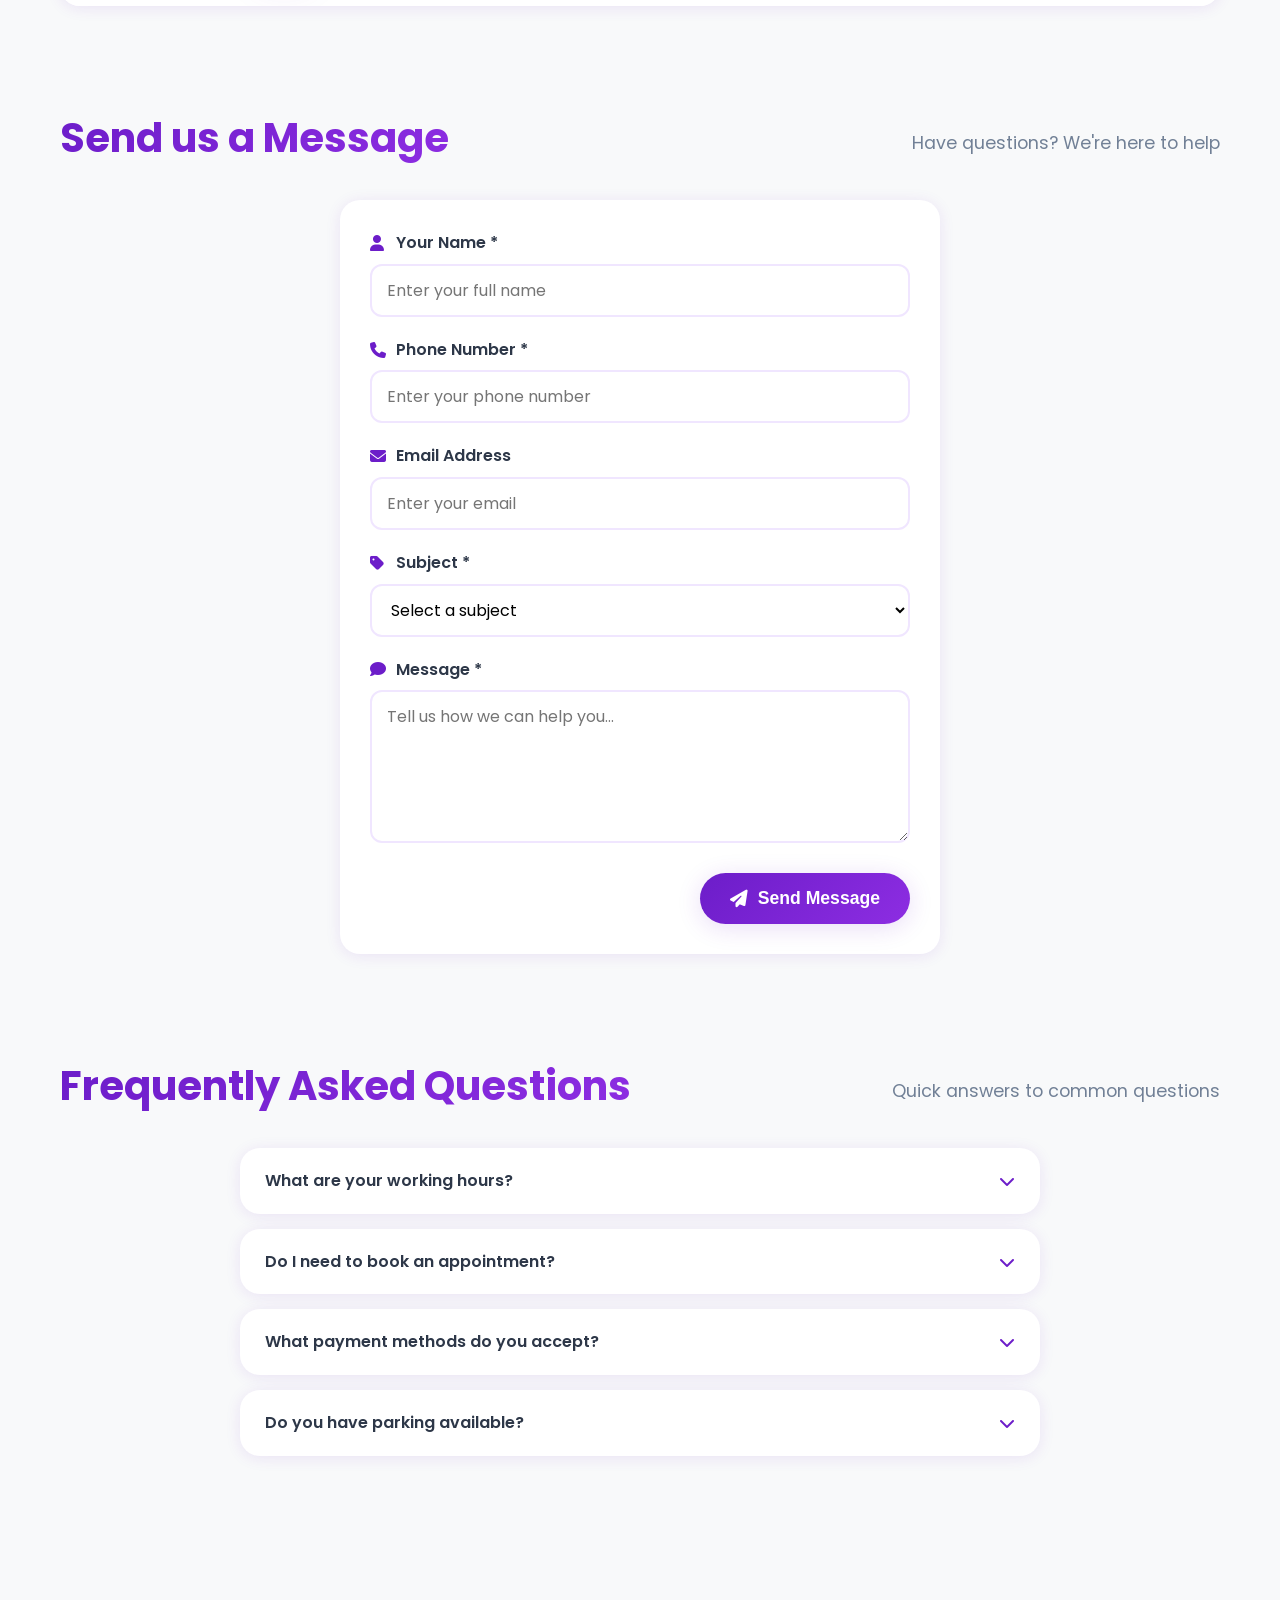
<file: contact.html>
<!DOCTYPE html>
<html lang="en">
<head>
    <meta charset="UTF-8">
    <meta name="viewport" content="width=device-width, initial-scale=1.0">
    <title>Contact - Unlock Style</title>
    
    <!-- SEO Meta Tags -->
    <meta name="description" content="Get in touch with Unlock Style Men's Salon. Find our location, contact details, and business hours.">
    
    <!-- PWA Manifest -->
    <link rel="manifest" href="manifest.json">
    <meta name="theme-color" content="#6c1dc9"/>
    
    <!-- CSS -->
    <link rel="stylesheet" href="css/style.css">
    
    <!-- Icons -->
    <link rel="stylesheet" href="https://cdnjs.cloudflare.com/ajax/libs/font-awesome/6.4.0/css/all.min.css">
    <link href="https://fonts.googleapis.com/css2?family=Poppins:wght@300;400;500;600;700&display=swap" rel="stylesheet">
</head>
<body>
    <!-- Header -->
    <header class="main-header">
        <div class="container">
            <div class="header-content">
                <a href="index.html" class="back-btn">
                    <i class="fas fa-arrow-left"></i>
                </a>
                <div class="logo">
                    <i class="fas fa-phone"></i>
                    <h1>Contact Us</h1>
                </div>
                <div class="header-actions">
                    <button class="btn-share" onclick="contactPage.shareLocation()">
                        <i class="fas fa-share-alt"></i>
                    </button>
                </div>
            </div>
        </div>
    </header>

    <!-- Main Content -->
    <main class="main-content">
        <!-- Contact Hero -->
        <section class="contact-hero">
            <div class="container">
                <div class="hero-content">
                    <h2>Get in Touch</h2>
                    <p>We're here to help you look your best. Reach out to us for appointments or inquiries.</p>
                </div>
            </div>
        </section>

        <!-- Quick Actions -->
        <section class="quick-actions-section">
            <div class="container">
                <div class="action-cards">
                    <a href="tel:+919876543210" class="action-card call">
                        <div class="action-icon">
                            <i class="fas fa-phone"></i>
                        </div>
                        <div class="action-content">
                            <h3>Call Now</h3>
                            <p>+91 98765 43210</p>
                            <span class="action-badge">Tap to Call</span>
                        </div>
                    </a>

                    <a href="https://wa.me/919876543210" class="action-card whatsapp" target="_blank">
                        <div class="action-icon">
                            <i class="fab fa-whatsapp"></i>
                        </div>
                        <div class="action-content">
                            <h3>WhatsApp</h3>
                            <p>Instant Message</p>
                            <span class="action-badge">Quick Response</span>
                        </div>
                    </a>

                    <a href="#directions" class="action-card directions" onclick="contactPage.openDirections()">
                        <div class="action-icon">
                            <i class="fas fa-map-marker-alt"></i>
                        </div>
                        <div class="action-content">
                            <h3>Directions</h3>
                            <p>Get Route</p>
                            <span class="action-badge">Navigate</span>
                        </div>
                    </a>
                </div>
            </div>
        </section>

        <!-- Contact Information -->
        <section class="contact-info-section">
            <div class="container">
                <div class="section-header">
                    <h2>Salon Information</h2>
                    <p>Visit us or get in touch</p>
                </div>

                <div class="info-cards">
                    <div class="info-card">
                        <div class="info-icon">
                            <i class="fas fa-map-marker-alt"></i>
                        </div>
                        <div class="info-content">
                            <h3>Our Location</h3>
                            <p>Shop No. 5, Paradise Heights<br>Andheri West, Mumbai<br>Maharashtra - 400058</p>
                            <button class="btn-copy" onclick="contactPage.copyText('Shop No. 5, Paradise Heights, Andheri West, Mumbai, Maharashtra - 400058')">
                                <i class="fas fa-copy"></i> Copy Address
                            </button>
                        </div>
                    </div>

                    <div class="info-card">
                        <div class="info-icon">
                            <i class="fas fa-clock"></i>
                        </div>
                        <div class="info-content">
                            <h3>Business Hours</h3>
                            <div class="timing-list">
                                <div class="timing-item">
                                    <span>Monday - Friday</span>
                                    <span>9:00 AM - 9:00 PM</span>
                                </div>
                                <div class="timing-item">
                                    <span>Saturday</span>
                                    <span>9:00 AM - 10:00 PM</span>
                                </div>
                                <div class="timing-item">
                                    <span>Sunday</span>
                                    <span>10:00 AM - 8:00 PM</span>
                                </div>
                            </div>
                        </div>
                    </div>

                    <div class="info-card">
                        <div class="info-icon">
                            <i class="fas fa-envelope"></i>
                        </div>
                        <div class="info-content">
                            <h3>Email & Social</h3>
                            <div class="contact-details">
                                <p><i class="fas fa-envelope"></i> info@unlockstyle.com</p>
                                <p><i class="fas fa-globe"></i> www.unlockstyle.com</p>
                            </div>
                            <div class="social-links-horizontal">
                                <a href="#" class="social-link"><i class="fab fa-instagram"></i></a>
                                <a href="#" class="social-link"><i class="fab fa-facebook"></i></a>
                                <a href="#" class="social-link"><i class="fab fa-twitter"></i></a>
                                <a href="#" class="social-link"><i class="fab fa-google"></i></a>
                            </div>
                        </div>
                    </div>
                </div>
            </div>
        </section>

        <!-- Map Section -->
        <section class="map-section" id="directions">
            <div class="container">
                <div class="section-header">
                    <h2>Find Us</h2>
                    <p>Visit our salon in Andheri West</p>
                </div>

                <div class="map-container">
                    <div class="map-wrapper">
                        <iframe 
                            src="https://www.google.com/maps/embed?pb=!1m18!1m12!1m3!1d3770.606366107665!2d72.8272143153858!3d19.141755255165!2m3!1f0!2f0!3f0!3m2!1i1024!2i768!4f13.1!3m3!1m2!1s0x3be7b7dd4f8c1b7d%3A0x5b14c2a0b5b5b5b5!2sAndheri%20West%2C%20Mumbai%2C%20Maharashtra!5e0!3m2!1sen!2sin!4v1620000000000!5m2!1sen!2sin" 
                            width="100%" 
                            height="300" 
                            style="border:0; border-radius: var(--radius-medium);" 
                            allowfullscreen="" 
                            loading="lazy"
                            referrerpolicy="no-referrer-when-downgrade">
                        </iframe>
                    </div>
                    
                    <div class="map-actions">
                        <button class="btn-map-action" onclick="contactPage.openGoogleMaps()">
                            <i class="fab fa-google"></i> Open in Google Maps
                        </button>
                        <button class="btn-map-action" onclick="contactPage.getDirections()">
                            <i class="fas fa-route"></i> Get Directions
                        </button>
                    </div>
                </div>
            </div>
        </section>

        <!-- Contact Form -->
        <section class="contact-form-section">
            <div class="container">
                <div class="section-header">
                    <h2>Send us a Message</h2>
                    <p>Have questions? We're here to help</p>
                </div>

                <div class="form-card">
                    <form id="contactForm">
                        <div class="form-group">
                            <label for="contactName">
                                <i class="fas fa-user"></i> Your Name *
                            </label>
                            <input type="text" id="contactName" required placeholder="Enter your full name">
                        </div>

                        <div class="form-group">
                            <label for="contactPhone">
                                <i class="fas fa-phone"></i> Phone Number *
                            </label>
                            <input type="tel" id="contactPhone" required placeholder="Enter your phone number">
                        </div>

                        <div class="form-group">
                            <label for="contactEmail">
                                <i class="fas fa-envelope"></i> Email Address
                            </label>
                            <input type="email" id="contactEmail" placeholder="Enter your email">
                        </div>

                        <div class="form-group">
                            <label for="contactSubject">
                                <i class="fas fa-tag"></i> Subject *
                            </label>
                            <select id="contactSubject" required>
                                <option value="">Select a subject</option>
                                <option value="appointment">Book Appointment</option>
                                <option value="service">Service Inquiry</option>
                                <option value="complaint">Complaint</option>
                                <option value="feedback">Feedback</option>
                                <option value="other">Other</option>
                            </select>
                        </div>

                        <div class="form-group">
                            <label for="contactMessage">
                                <i class="fas fa-comment"></i> Message *
                            </label>
                            <textarea id="contactMessage" required placeholder="Tell us how we can help you..." rows="5"></textarea>
                        </div>

                        <div class="form-actions">
                            <button type="submit" class="btn-submit">
                                <i class="fas fa-paper-plane"></i> Send Message
                            </button>
                        </div>
                    </form>
                </div>
            </div>
        </section>

        <!-- FAQ Section -->
        <section class="faq-section">
            <div class="container">
                <div class="section-header">
                    <h2>Frequently Asked Questions</h2>
                    <p>Quick answers to common questions</p>
                </div>

                <div class="faq-container">
                    <div class="faq-item">
                        <div class="faq-question" onclick="contactPage.toggleFAQ(this)">
                            <span>What are your working hours?</span>
                            <i class="fas fa-chevron-down"></i>
                        </div>
                        <div class="faq-answer">
                            <p>We're open Monday to Friday from 9:00 AM to 9:00 PM, Saturday from 9:00 AM to 10:00 PM, and Sunday from 10:00 AM to 8:00 PM.</p>
                        </div>
                    </div>

                    <div class="faq-item">
                        <div class="faq-question" onclick="contactPage.toggleFAQ(this)">
                            <span>Do I need to book an appointment?</span>
                            <i class="fas fa-chevron-down"></i>
                        </div>
                        <div class="faq-answer">
                            <p>While walk-ins are welcome, we recommend booking an appointment to ensure availability and avoid waiting times.</p>
                        </div>
                    </div>

                    <div class="faq-item">
                        <div class="faq-question" onclick="contactPage.toggleFAQ(this)">
                            <span>What payment methods do you accept?</span>
                            <i class="fas fa-chevron-down"></i>
                        </div>
                        <div class="faq-answer">
                            <p>We accept cash, UPI payments, credit/debit cards, and all major digital wallets.</p>
                        </div>
                    </div>

                    <div class="faq-item">
                        <div class="faq-question" onclick="contactPage.toggleFAQ(this)">
                            <span>Do you have parking available?</span>
                            <i class="fas fa-chevron-down"></i>
                        </div>
                        <div class="faq-answer">
                            <p>Yes, we have dedicated parking space for our customers behind the building.</p>
                        </div>
                    </div>
                </div>
            </div>
        </section>
    </main>

    <!-- PhonePe Style Bottom Navigation -->
    <nav class="bottom-nav phonepe-nav">
        <div class="nav-container">
            <a href="index.html" class="nav-item">
                <i class="fas fa-home"></i>
                <span>Home</span>
            </a>
            <a href="services.html" class="nav-item">
                <i class="fas fa-cut"></i>
                <span>Services</span>
            </a>
            <a href="cart.html" class="nav-item">
                <i class="fas fa-shopping-cart"></i>
                <span>Cart</span>
                <span class="nav-badge" id="cartBadge">0</span>
            </a>
            <a href="bookings.html" class="nav-item">
                <i class="fas fa-calendar-check"></i>
                <span>Bookings</span>
            </a>
            <a href="contact.html" class="nav-item active">
                <i class="fas fa-user"></i>
                <span>Profile</span>
            </a>
        </div>
    </nav>

    <!-- Floating Action Buttons -->
    <div class="fab-container">
        <a href="tel:+919876543210" class="fab fab-call">
            <i class="fas fa-phone"></i>
        </a>
        <a href="https://wa.me/919876543210" class="fab fab-whatsapp">
            <i class="fab fa-whatsapp"></i>
        </a>
        <a href="#directions" class="fab fab-location" onclick="contactPage.openDirections()">
            <i class="fas fa-map-marker-alt"></i>
        </a>
    </div>

    <!-- Toast Notification -->
    <div class="toast" id="toast"></div>

    <script src="js/script.js"></script>
    <script src="js/contact.js"></script>
</body>
</html>
</file>
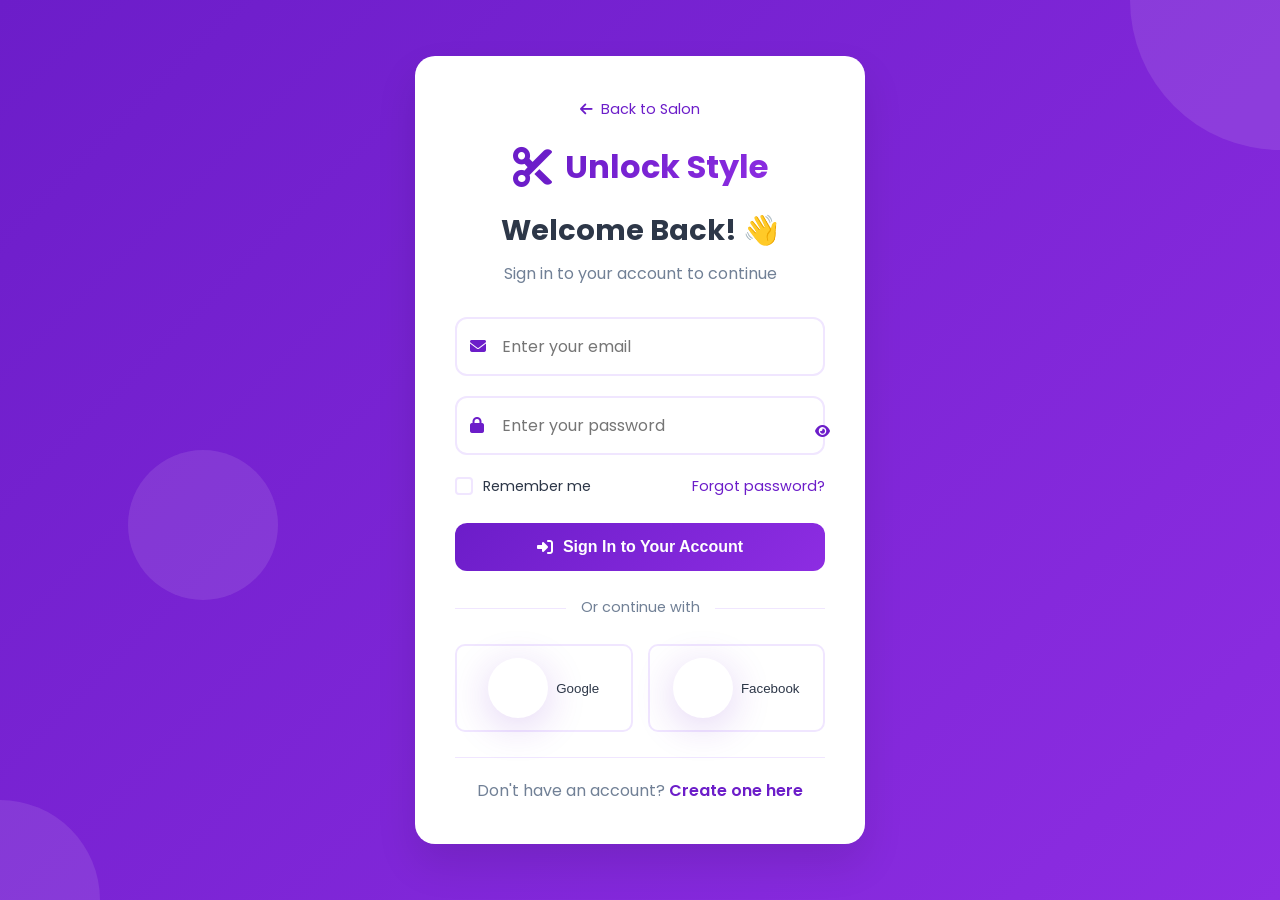
<file: login.html>
<!DOCTYPE html>
<html lang="en">
<head>
    <meta charset="UTF-8">
    <meta name="viewport" content="width=device-width, initial-scale=1.0">
    <title>Login - Unlock Style</title>
    
    <!-- SEO Meta Tags -->
    <meta name="description" content="Login to your Unlock Style Men's Salon account">
    
    <!-- PWA Manifest -->
    <link rel="manifest" href="manifest.json">
    <meta name="theme-color" content="#6c1dc9"/>
    
    <!-- CSS -->
    <link rel="stylesheet" href="css/style.css">
    
    <!-- Icons -->
    <link rel="stylesheet" href="https://cdnjs.cloudflare.com/ajax/libs/font-awesome/6.4.0/css/all.min.css">
    <link href="https://fonts.googleapis.com/css2?family=Poppins:wght@300;400;500;600;700&display=swap" rel="stylesheet">
</head>
<body class="auth-body">
    <!-- Auth Background -->
    <div class="auth-background">
        <div class="auth-bg-shapes">
            <div class="shape shape-1"></div>
            <div class="shape shape-2"></div>
            <div class="shape shape-3"></div>
        </div>
    </div>

    <!-- Auth Container -->
    <div class="auth-container">
        <div class="auth-card">
            <!-- Header -->
            <div class="auth-header">
                <a href="index.html" class="back-home">
                    <i class="fas fa-arrow-left"></i> Back to Salon
                </a>
                <div class="auth-logo">
                    <i class="fas fa-cut"></i>
                    <h1>Unlock Style</h1>
                </div>
                <h2>Welcome Back! 👋</h2>
                <p>Sign in to your account to continue</p>
            </div>

            <!-- Login Form -->
            <form class="auth-form" id="loginForm">
                <div class="form-group">
                    <div class="input-with-icon">
                        <i class="fas fa-envelope"></i>
                        <input type="email" id="loginEmail" required placeholder="Enter your email">
                    </div>
                    <div class="error-message" id="emailError"></div>
                </div>

                <div class="form-group">
                    <div class="input-with-icon">
                        <i class="fas fa-lock"></i>
                        <input type="password" id="loginPassword" required placeholder="Enter your password">
                        <button type="button" class="password-toggle" onclick="auth.togglePassword('loginPassword')">
                            <i class="fas fa-eye"></i>
                        </button>
                    </div>
                    <div class="error-message" id="passwordError"></div>
                </div>

                <div class="form-options">
                    <label class="checkbox-label">
                        <input type="checkbox" id="rememberMe">
                        <span class="checkmark"></span>
                        Remember me
                    </label>
                    <a href="#" class="forgot-link" onclick="auth.showForgotPassword()">Forgot password?</a>
                </div>

                <button type="submit" class="auth-btn primary">
                    <i class="fas fa-sign-in-alt"></i>
                    Sign In to Your Account
                </button>
            </form>

            <!-- Social Login -->
            <div class="social-auth">
                <div class="divider">
                    <span>Or continue with</span>
                </div>
                <div class="social-buttons">
                    <button class="social-btn google" onclick="auth.socialLogin('google')">
                        <i class="fab fa-google"></i>
                        Google
                    </button>
                    <button class="social-btn facebook" onclick="auth.socialLogin('facebook')">
                        <i class="fab fa-facebook"></i>
                        Facebook
                    </button>
                </div>
            </div>

            <!-- Sign Up Link -->
            <div class="auth-footer">
                <p>Don't have an account? <a href="signup.html" class="auth-link">Create one here</a></p>
            </div>
        </div>
    </div>

    <!-- Forgot Password Modal -->
    <div class="modal-overlay" id="forgotModal">
        <div class="modal-content auth-modal">
            <div class="modal-header">
                <h3>Reset Password</h3>
                <button class="modal-close" onclick="auth.closeForgotPassword()">
                    <i class="fas fa-times"></i>
                </button>
            </div>
            <div class="modal-body">
                <p>Enter your email address and we'll send you a link to reset your password.</p>
                <form class="auth-form" id="forgotForm">
                    <div class="form-group">
                        <div class="input-with-icon">
                            <i class="fas fa-envelope"></i>
                            <input type="email" id="forgotEmail" required placeholder="Your email address">
                        </div>
                    </div>
                    <button type="submit" class="auth-btn primary">
                        <i class="fas fa-paper-plane"></i>
                        Send Reset Link
                    </button>
                </form>
            </div>
        </div>
    </div>

    <!-- Toast Notification -->
    <div class="toast" id="toast"></div>

    <script src="js/script.js"></script>
    <script src="js/auth.js"></script>
</body>
</html>
</file>
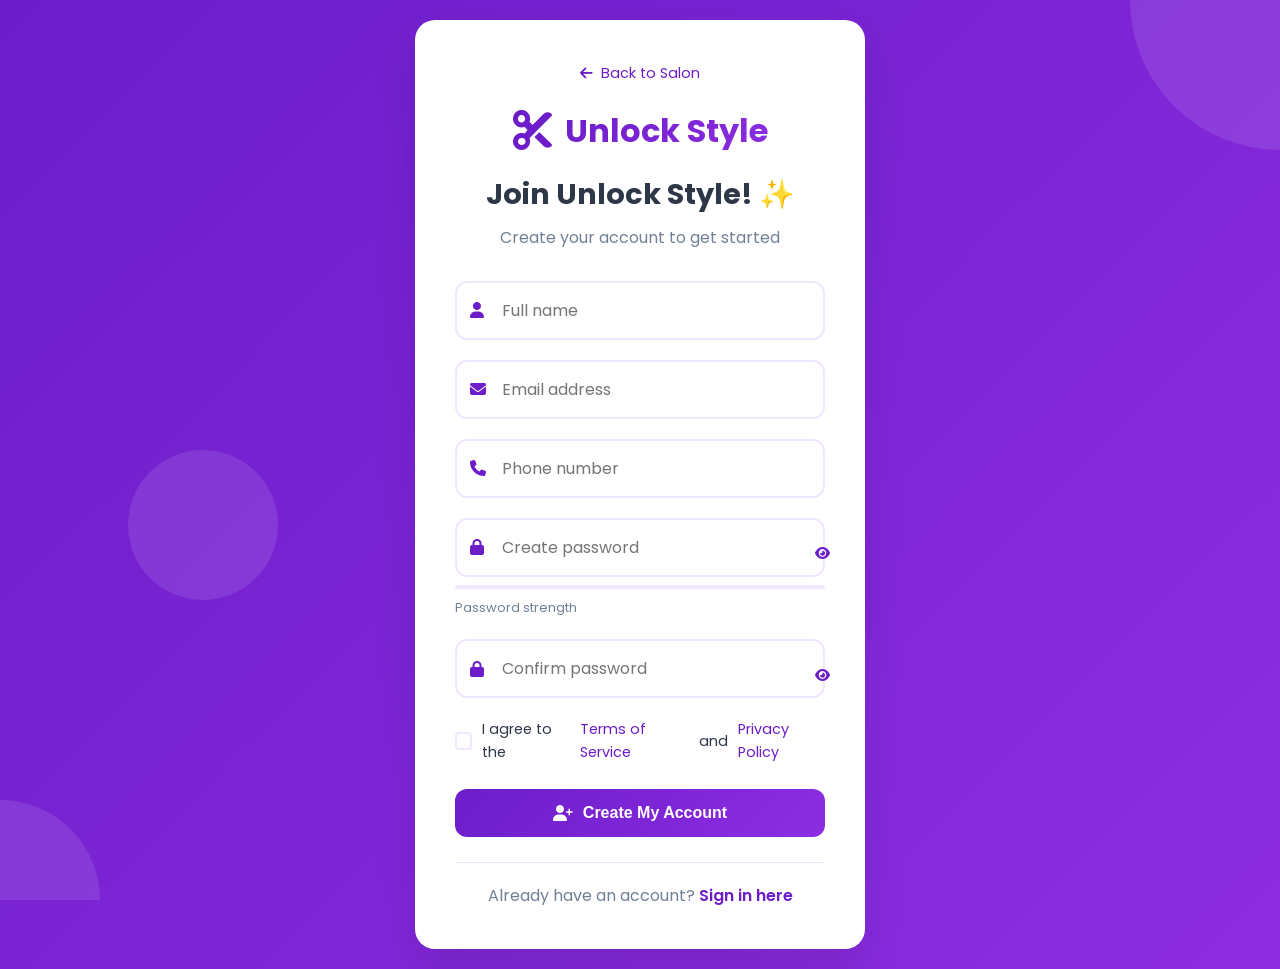
<file: signup.html>
<!DOCTYPE html>
<html lang="en">
<head>
    <meta charset="UTF-8">
    <meta name="viewport" content="width=device-width, initial-scale=1.0">
    <title>Sign Up - Unlock Style</title>
    
    <!-- SEO Meta Tags -->
    <meta name="description" content="Create your Unlock Style Men's Salon account">
    
    <!-- PWA Manifest -->
    <link rel="manifest" href="manifest.json">
    <meta name="theme-color" content="#6c1dc9"/>
    
    <!-- CSS -->
    <link rel="stylesheet" href="css/style.css">
    
    <!-- Icons -->
    <link rel="stylesheet" href="https://cdnjs.cloudflare.com/ajax/libs/font-awesome/6.4.0/css/all.min.css">
    <link href="https://fonts.googleapis.com/css2?family=Poppins:wght@300;400;500;600;700&display=swap" rel="stylesheet">
</head>
<body class="auth-body">
    <!-- Auth Background -->
    <div class="auth-background">
        <div class="auth-bg-shapes">
            <div class="shape shape-1"></div>
            <div class="shape shape-2"></div>
            <div class="shape shape-3"></div>
        </div>
    </div>

    <!-- Auth Container -->
    <div class="auth-container">
        <div class="auth-card">
            <!-- Header -->
            <div class="auth-header">
                <a href="index.html" class="back-home">
                    <i class="fas fa-arrow-left"></i> Back to Salon
                </a>
                <div class="auth-logo">
                    <i class="fas fa-cut"></i>
                    <h1>Unlock Style</h1>
                </div>
                <h2>Join Unlock Style! ✨</h2>
                <p>Create your account to get started</p>
            </div>

            <!-- Signup Form -->
            <form class="auth-form" id="signupForm">
                <div class="form-group">
                    <div class="input-with-icon">
                        <i class="fas fa-user"></i>
                        <input type="text" id="signupName" required placeholder="Full name">
                    </div>
                    <div class="error-message" id="nameError"></div>
                </div>

                <div class="form-group">
                    <div class="input-with-icon">
                        <i class="fas fa-envelope"></i>
                        <input type="email" id="signupEmail" required placeholder="Email address">
                    </div>
                    <div class="error-message" id="signupEmailError"></div>
                </div>

                <div class="form-group">
                    <div class="input-with-icon">
                        <i class="fas fa-phone"></i>
                        <input type="tel" id="signupPhone" required placeholder="Phone number" maxlength="10">
                    </div>
                    <div class="error-message" id="phoneError"></div>
                </div>

                <div class="form-group">
                    <div class="input-with-icon">
                        <i class="fas fa-lock"></i>
                        <input type="password" id="signupPassword" required placeholder="Create password">
                        <button type="button" class="password-toggle" onclick="auth.togglePassword('signupPassword')">
                            <i class="fas fa-eye"></i>
                        </button>
                    </div>
                    <div class="password-strength" id="passwordStrength">
                        <div class="strength-bar">
                            <div class="strength-fill" id="strengthFill"></div>
                        </div>
                        <span class="strength-text" id="strengthText">Password strength</span>
                    </div>
                </div>

                <div class="form-group">
                    <div class="input-with-icon">
                        <i class="fas fa-lock"></i>
                        <input type="password" id="confirmPassword" required placeholder="Confirm password">
                        <button type="button" class="password-toggle" onclick="auth.togglePassword('confirmPassword')">
                            <i class="fas fa-eye"></i>
                        </button>
                    </div>
                    <div class="error-message" id="confirmError"></div>
                </div>

                <div class="form-options">
                    <label class="checkbox-label">
                        <input type="checkbox" id="agreeTerms" required>
                        <span class="checkmark"></span>
                        I agree to the <a href="#" class="text-link">Terms of Service</a> and <a href="#" class="text-link">Privacy Policy</a>
                    </label>
                </div>

                <button type="submit" class="auth-btn primary">
                    <i class="fas fa-user-plus"></i>
                    Create My Account
                </button>
            </form>

            <!-- Sign In Link -->
            <div class="auth-footer">
                <p>Already have an account? <a href="login.html" class="auth-link">Sign in here</a></p>
            </div>
        </div>
    </div>

    <!-- Toast Notification -->
    <div class="toast" id="toast"></div>

    <script src="js/script.js"></script>
    <script src="js/auth.js"></script>
</body>
</html>
</file>
<file: css/admin.css>
/* Table Styles */
.table-container {
    background: white;
    border-radius: 15px;
    overflow: hidden;
    box-shadow: 0 4px 15px rgba(0, 0, 0, 0.1);
    margin-bottom: 20px;
}

.data-table {
    width: 100%;
    border-collapse: collapse;
}

.data-table th {
    background: #f8f9fa;
    padding: 15px;
    text-align: left;
    font-weight: 600;
    color: #2d3748;
    border-bottom: 2px solid #e2e8f0;
}

.data-table td {
    padding: 15px;
    border-bottom: 1px solid #e2e8f0;
    transition: background 0.3s ease;
}

.data-table tr:hover td {
    background: #f7fafc;
    cursor: pointer;
}

.data-table tr:last-child td {
    border-bottom: none;
}

/* Status Badges */
.status-badge {
    padding: 4px 12px;
    border-radius: 20px;
    font-size: 0.8rem;
    font-weight: 600;
    text-transform: uppercase;
}

.status-badge.active {
    background: #c6f6d5;
    color: #276749;
}

.status-badge.inactive {
    background: #fed7d7;
    color: #c53030;
}

.status-badge.pending {
    background: #feebcb;
    color: #c05621;
}

.role-badge {
    padding: 4px 8px;
    border-radius: 6px;
    font-size: 0.7rem;
    font-weight: 600;
    text-transform: uppercase;
}

.role-badge.barber {
    background: #e9d8fd;
    color: #6c1dc9;
}

.role-badge.stylist {
    background: #c6f6d5;
    color: #276749;
}

.role-badge.senior {
    background: #fed7d7;
    color: #c53030;
}

/* Buttons */
.btn-primary {
    background: linear-gradient(135deg, #6c1dc9, #8d2de2);
    color: white;
    border: none;
    padding: 10px 20px;
    border-radius: 8px;
    font-weight: 600;
    cursor: pointer;
    transition: all 0.3s ease;
}

.btn-primary:hover {
    transform: translateY(-1px);
    box-shadow: 0 5px 15px rgba(108, 29, 201, 0.3);
}

.btn-secondary {
    background: #e2e8f0;
    color: #4a5568;
    border: none;
    padding: 10px 20px;
    border-radius: 8px;
    font-weight: 600;
    cursor: pointer;
    transition: all 0.3s ease;
}

.btn-secondary:hover {
    background: #cbd5e0;
}

.btn-danger {
    background: #e53e3e;
    color: white;
    border: none;
    padding: 10px 20px;
    border-radius: 8px;
    font-weight: 600;
    cursor: pointer;
    transition: all 0.3s ease;
}

.btn-danger:hover {
    background: #c53030;
}

.btn-icon {
    background: none;
    border: none;
    padding: 8px;
    border-radius: 6px;
    cursor: pointer;
    transition: all 0.3s ease;
    color: #718096;
}

.btn-icon:hover {
    background: #edf2f7;
    color: #6c1dc9;
}

.btn-icon.danger:hover {
    background: #fed7d7;
    color: #e53e3e;
}

/* Filters and Search */
.filters-bar {
    display: flex;
    gap: 15px;
    margin-bottom: 20px;
    align-items: center;
}

.search-box {
    position: relative;
    flex: 1;
    max-width: 300px;
}

.search-box i {
    position: absolute;
    left: 15px;
    top: 50%;
    transform: translateY(-50%);
    color: #a0aec0;
}

.search-box input {
    width: 100%;
    padding: 12px 15px 12px 45px;
    border: 2px solid #e2e8f0;
    border-radius: 10px;
    font-size: 1rem;
    transition: all 0.3s ease;
}

.search-box input:focus {
    outline: none;
    border-color: #6c1dc9;
}

.filters-bar select {
    padding: 12px 15px;
    border: 2px solid #e2e8f0;
    border-radius: 10px;
    background: white;
    color: #4a5568;
    font-size: 1rem;
    cursor: pointer;
}

/* Pagination */
.pagination {
    display: flex;
    justify-content: center;
    align-items: center;
    gap: 15px;
    margin-top: 20px;
}

.page-btn {
    background: white;
    border: 2px solid #e2e8f0;
    padding: 8px 12px;
    border-radius: 6px;
    cursor: pointer;
    transition: all 0.3s ease;
}

.page-btn:hover {
    border-color: #6c1dc9;
    color: #6c1dc9;
}

.page-info {
    font-weight: 600;
    color: #4a5568;
}

/* Modal Styles */
.modal {
    display: none;
    position: fixed;
    z-index: 1000;
    left: 0;
    top: 0;
    width: 100%;
    height: 100%;
    background: rgba(0, 0, 0, 0.5);
    animation: fadeIn 0.3s ease;
}

.modal-content {
    background: white;
    margin: 5% auto;
    border-radius: 15px;
    width: 90%;
    max-width: 600px;
    animation: slideIn 0.3s ease;
    box-shadow: 0 20px 40px rgba(0, 0, 0, 0.2);
}

.modal-header {
    padding: 20px 30px;
    border-bottom: 1px solid #e2e8f0;
    display: flex;
    justify-content: space-between;
    align-items: center;
}

.modal-header h3 {
    margin: 0;
    color: #2d3748;
}

.close {
    font-size: 1.5rem;
    color: #a0aec0;
    cursor: pointer;
    transition: color 0.3s ease;
}

.close:hover {
    color: #4a5568;
}

.modal-body {
    padding: 30px;
    max-height: 60vh;
    overflow-y: auto;
}

.modal-footer {
    padding: 20px 30px;
    border-top: 1px solid #e2e8f0;
    display: flex;
    gap: 10px;
    justify-content: flex-end;
}

/* Form Styles */
.form-group {
    margin-bottom: 20px;
}

.form-group label {
    display: block;
    margin-bottom: 8px;
    font-weight: 600;
    color: #2d3748;
}

.form-group input,
.form-group select,
.form-group textarea {
    width: 100%;
    padding: 12px 15px;
    border: 2px solid #e2e8f0;
    border-radius: 8px;
    font-size: 1rem;
    transition: all 0.3s ease;
}

.form-group input:focus,
.form-group select:focus,
.form-group textarea:focus {
    outline: none;
    border-color: #6c1dc9;
    box-shadow: 0 0 0 3px rgba(108, 29, 201, 0.1);
}

.form-actions {
    display: flex;
    gap: 10px;
    justify-content: flex-end;
    margin-top: 30px;
}

/* Card Styles */
.card {
    background: white;
    border-radius: 15px;
    padding: 25px;
    box-shadow: 0 4px 15px rgba(0, 0, 0, 0.1);
    margin-bottom: 30px;
}

.card-header {
    display: flex;
    justify-content: space-between;
    align-items: center;
    margin-bottom: 20px;
    padding-bottom: 15px;
    border-bottom: 1px solid #e2e8f0;
}

.card-header h3 {
    margin: 0;
    color: #2d3748;
}

.card-body {
    padding: 0;
}

/* Notification Styles */
.notification-history {
    max-height: 400px;
    overflow-y: auto;
}

.history-item {
    padding: 15px;
    border: 1px solid #e2e8f0;
    border-radius: 10px;
    margin-bottom: 10px;
    display: flex;
    gap: 15px;
    align-items: flex-start;
}

.history-type {
    padding: 4px 8px;
    border-radius: 6px;
    font-size: 0.7rem;
    font-weight: 600;
    text-transform: uppercase;
    min-width: 60px;
    text-align: center;
}

.history-type.reminder {
    background: #bee3f8;
    color: #2c5aa0;
}

.history-type.offer {
    background: #c6f6d5;
    color: #276749;
}

.history-type.alert {
    background: #fed7d7;
    color: #c53030;
}

.history-content {
    flex: 1;
}

.history-title {
    font-weight: 600;
    margin-bottom: 5px;
    color: #2d3748;
}

.history-message {
    color: #4a5568;
    margin-bottom: 5px;
}

.history-meta {
    font-size: 0.8rem;
    color: #a0aec0;
    display: flex;
    gap: 5px;
    align-items: center;
}

.history-meta .status.sent {
    color: #38a169;
}

.history-meta .status.failed {
    color: #e53e3e;
}

/* Preview Notification */
.notification-preview {
    border: 2px solid #e2e8f0;
    border-radius: 10px;
    padding: 20px;
    background: #f7fafc;
}

.preview-header {
    display: flex;
    justify-content: space-between;
    align-items: center;
    margin-bottom: 10px;
}

.preview-badge {
    padding: 4px 8px;
    border-radius: 6px;
    font-size: 0.7rem;
    font-weight: 600;
    text-transform: uppercase;
}

.preview-time {
    font-size: 0.8rem;
    color: #a0aec0;
    margin-top: 10px;
}

/* Animations */
@keyframes fadeIn {
    from { opacity: 0; }
    to { opacity: 1; }
}

@keyframes slideIn {
    from { 
        opacity: 0;
        transform: translateY(-50px);
    }
    to { 
        opacity: 1;
        transform: translateY(0);
    }
}

/* Customer Info */
.customer-info {
    display: grid;
    grid-template-columns: 1fr 1fr;
    gap: 15px;
    margin-bottom: 30px;
}

.info-item {
    display: flex;
    flex-direction: column;
}

.info-item label {
    font-weight: 600;
    color: #4a5568;
    margin-bottom: 5px;
    font-size: 0.9rem;
}

.info-item span {
    color: #2d3748;
    font-size: 1rem;
}

.booking-history {
    border-top: 1px solid #e2e8f0;
    padding-top: 20px;
}

.booking-item {
    display: flex;
    justify-content: space-between;
    align-items: center;
    padding: 10px 0;
    border-bottom: 1px solid #e2e8f0;
}

.booking-item:last-child {
    border-bottom: none;
}

.booking-service {
    font-weight: 600;
    color: #2d3748;
}

.booking-date {
    color: #718096;
    font-size: 0.9rem;
}

/* Rating */
.rating {
    color: #f59e0b;
    font-weight: 600;
    display: flex;
    align-items: center;
    gap: 5px;
}

/* Responsive Design */
@media (max-width: 768px) {
    .filters-bar {
        flex-direction: column;
        align-items: stretch;
    }
    
    .search-box {
        max-width: none;
    }
    
    .data-table {
        display: block;
        overflow-x: auto;
    }
    
    .customer-info {
        grid-template-columns: 1fr;
    }
    
    .modal-content {
        margin: 10% auto;
        width: 95%;
    }
    
    .form-actions {
        flex-direction: column;
    }
}

/* Dark Mode Updates */
.admin-body.dark-mode .table-container,
.admin-body.dark-mode .card,
.admin-body.dark-mode .modal-content {
    background: #2d3748;
    color: #e2e8f0;
}

.admin-body.dark-mode .data-table th {
    background: #4a5568;
    color: #e2e8f0;
}

.admin-body.dark-mode .data-table td {
    border-color: #4a5568;
}

.admin-body.dark-mode .search-box input,
.admin-body.dark-mode .filters-bar select,
.admin-body.dark-mode .form-group input,
.admin-body.dark-mode .form-group select,
.admin-body.dark-mode .form-group textarea {
    background: #2d3748;
    border-color: #4a5568;
    color: #e2e8f0;
}

.admin-body.dark-mode .notification-preview {
    background: #2d3748;
    border-color: #4a5568;
}
</file>
<file: css/style.css>
:root {
    /* PhonePe Color Scheme */
    --phonepepurple-primary: #6c1dc9;
    --phonepepurple-secondary: #8d2de2;
    --phonepepurple-light: #f0e6ff;
    --phonepepurple-gradient: linear-gradient(135deg, #6c1dc9, #8d2de2);
    
    /* Additional Colors */
    --white: #ffffff;
    --light-bg: #f8f9fa;
    --dark-bg: #121212;
    --text-dark: #2d3748;
    --text-light: #718096;
    --success: #48bb78;
    --warning: #ed8936;
    
    /* Shadows */
    --shadow-light: 0 2px 15px rgba(108, 29, 201, 0.1);
    --shadow-medium: 0 4px 25px rgba(108, 29, 201, 0.15);
    --shadow-heavy: 0 8px 40px rgba(108, 29, 201, 0.2);
    
    /* Border Radius */
    --radius-small: 12px;
    --radius-medium: 20px;
    --radius-large: 30px;
}

* {
    margin: 0;
    padding: 0;
    box-sizing: border-box;
}

body {
    font-family: 'Poppins', sans-serif;
    background: var(--light-bg);
    color: var(--text-dark);
    line-height: 1.6;
    padding-bottom: 80px;
}

.container {
    width: 100%;
    max-width: 1200px;
    margin: 0 auto;
    padding: 0 20px;
}

/* Header Styles */
.main-header {
    background: var(--white);
    box-shadow: var(--shadow-light);
    position: fixed;
    top: 0;
    left: 0;
    width: 100%;
    z-index: 1000;
    padding: 15px 0;
}

.header-content {
    display: flex;
    justify-content: space-between;
    align-items: center;
}

.logo {
    display: flex;
    align-items: center;
    gap: 10px;
}

.logo i {
    font-size: 2rem;
    color: var(--phonepepurple-primary);
}

.logo h1 {
    font-size: 1.8rem;
    font-weight: 700;
    background: var(--phonepepurple-gradient);
    -webkit-background-clip: text;
    -webkit-text-fill-color: transparent;
}

.header-actions {
    display: flex;
    align-items: center;
    gap: 15px;
}

.theme-toggle {
    background: var(--phonepepurple-light);
    border: none;
    width: 45px;
    height: 45px;
    border-radius: 50%;
    display: flex;
    align-items: center;
    justify-content: center;
    cursor: pointer;
    color: var(--phonepepurple-primary);
    font-size: 1.2rem;
    transition: all 0.3s ease;
}

.theme-toggle:hover {
    transform: scale(1.1);
}

.btn-book {
    background: var(--phonepepurple-gradient);
    color: white;
    border: none;
    padding: 12px 24px;
    border-radius: var(--radius-large);
    font-weight: 600;
    cursor: pointer;
    transition: all 0.3s ease;
}

.btn-book:hover {
    transform: translateY(-2px);
    box-shadow: var(--shadow-medium);
}

/* Main Content */
.main-content {
    margin-top: 80px;
}

/* Hero Section */
.hero-section {
    background: var(--phonepepurple-gradient);
    color: white;
    padding: 60px 0;
    text-align: center;
}

.hero-content h2 {
    font-size: 3rem;
    margin-bottom: 15px;
    font-weight: 700;
}

.hero-content p {
    font-size: 1.2rem;
    margin-bottom: 30px;
    opacity: 0.9;
}

.hero-buttons {
    display: flex;
    gap: 20px;
    justify-content: center;
    flex-wrap: wrap;
}

.btn-primary, .btn-secondary {
    padding: 15px 30px;
    border: none;
    border-radius: var(--radius-large);
    font-weight: 600;
    cursor: pointer;
    transition: all 0.3s ease;
    display: flex;
    align-items: center;
    gap: 10px;
    font-size: 1rem;
}

.btn-primary {
    background: var(--white);
    color: var(--phonepepurple-primary);
}

.btn-secondary {
    background: rgba(255, 255, 255, 0.2);
    color: white;
    backdrop-filter: blur(10px);
}

.btn-primary:hover, .btn-secondary:hover {
    transform: translateY(-3px);
    box-shadow: var(--shadow-heavy);
}

/* Stats Section */
.stats-section {
    padding: 40px 0;
}

.stats-grid {
    display: grid;
    grid-template-columns: repeat(auto-fit, minmax(250px, 1fr));
    gap: 20px;
}

.stat-card {
    background: var(--white);
    padding: 25px;
    border-radius: var(--radius-medium);
    box-shadow: var(--shadow-light);
    display: flex;
    align-items: center;
    gap: 15px;
    transition: all 0.3s ease;
}

.stat-card:hover {
    transform: translateY(-5px);
    box-shadow: var(--shadow-medium);
}

.stat-card i {
    font-size: 2.5rem;
    color: var(--phonepepurple-primary);
}

.stat-content h3 {
    font-size: 1.3rem;
    margin-bottom: 5px;
}

.stat-content p {
    color: var(--text-light);
    font-size: 0.9rem;
}

/* Services Section */
.services-section {
    padding: 60px 0;
}

.section-header {
    text-align: center;
    margin-bottom: 40px;
}

.section-header h2 {
    font-size: 2.5rem;
    margin-bottom: 10px;
    background: var(--phonepepurple-gradient);
    -webkit-background-clip: text;
    -webkit-text-fill-color: transparent;
}

.section-header p {
    color: var(--text-light);
    font-size: 1.1rem;
}

.services-grid {
    display: grid;
    grid-template-columns: repeat(auto-fit, minmax(300px, 1fr));
    gap: 25px;
}

.service-card {
    background: var(--white);
    border-radius: var(--radius-medium);
    overflow: hidden;
    box-shadow: var(--shadow-light);
    transition: all 0.3s ease;
    cursor: pointer;
}

.service-card:hover {
    transform: translateY(-8px);
    box-shadow: var(--shadow-heavy);
}

.service-image {
    height: 200px;
    overflow: hidden;
}

.service-image img {
    width: 100%;
    height: 100%;
    object-fit: cover;
    transition: transform 0.3s ease;
}

.service-card:hover .service-image img {
    transform: scale(1.1);
}

.service-content {
    padding: 20px;
}

.service-content h3 {
    font-size: 1.3rem;
    margin-bottom: 10px;
    color: var(--text-dark);
}

.service-content p {
    color: var(--text-light);
    margin-bottom: 15px;
    font-size: 0.9rem;
}

.service-price {
    font-size: 1.5rem;
    font-weight: 700;
    color: var(--phonepepurple-primary);
    margin-bottom: 15px;
}

.btn-add {
    width: 100%;
    background: var(--phonepepurple-gradient);
    color: white;
    border: none;
    padding: 12px;
    border-radius: var(--radius-small);
    font-weight: 600;
    cursor: pointer;
    transition: all 0.3s ease;
}

.btn-add:hover {
    transform: translateY(-2px);
    box-shadow: var(--shadow-medium);
}

/* PhonePe Style Bottom Navigation */
.phonepe-nav {
    position: fixed;
    bottom: 0;
    left: 0;
    width: 100%;
    background: var(--phonepepurple-gradient);
    box-shadow: 0 -4px 25px rgba(108, 29, 201, 0.3);
    z-index: 1000;
    border-radius: 30px 30px 0 0;
    padding: 10px 0;
}

.nav-container {
    display: flex;
    justify-content: space-around;
    align-items: center;
}

.nav-item {
    display: flex;
    flex-direction: column;
    align-items: center;
    text-decoration: none;
    color: rgba(255, 255, 255, 0.7);
    padding: 8px 15px;
    border-radius: 20px;
    transition: all 0.3s ease;
    position: relative;
}

.nav-item.active {
    background: var(--white);
    color: var(--phonepepurple-primary);
    transform: translateY(-10px);
    box-shadow: 0 5px 15px rgba(0, 0, 0, 0.2);
}

.nav-item i {
    font-size: 1.3rem;
    margin-bottom: 4px;
}

.nav-item span {
    font-size: 0.75rem;
    font-weight: 600;
}

.nav-badge {
    position: absolute;
    top: -5px;
    right: 5px;
    background: #ff4757;
    color: white;
    border-radius: 50%;
    width: 18px;
    height: 18px;
    font-size: 0.7rem;
    display: flex;
    align-items: center;
    justify-content: center;
    font-weight: 600;
}

/* Floating Action Buttons */
.fab-container {
    position: fixed;
    bottom: 100px;
    right: 20px;
    display: flex;
    flex-direction: column;
    gap: 15px;
    z-index: 999;
}

.fab {
    width: 60px;
    height: 60px;
    border-radius: 50%;
    display: flex;
    align-items: center;
    justify-content: center;
    color: white;
    text-decoration: none;
    box-shadow: var(--shadow-heavy);
    transition: all 0.3s ease;
    font-size: 1.3rem;
}

.fab-call {
    background: var(--success);
}

.fab-whatsapp {
    background: #25d366;
}

.fab:hover {
    transform: scale(1.1) translateY(-5px);
}

/* Toast Notification */
.toast {
    position: fixed;
    bottom: 100px;
    left: 50%;
    transform: translateX(-50%);
    background: var(--text-dark);
    color: white;
    padding: 12px 24px;
    border-radius: var(--radius-large);
    box-shadow: var(--shadow-heavy);
    z-index: 2000;
    opacity: 0;
    transition: opacity 0.3s ease;
}

.toast.show {
    opacity: 1;
}

/* Dark Mode */
.dark-mode {
    --light-bg: #121212;
    --white: #1e1e1e;
    --text-dark: #e2e8f0;
    --text-light: #a0aec0;
}

.dark-mode .service-card,
.dark-mode .stat-card {
    background: #2d3748;
}

/* Responsive Design */
@media (max-width: 768px) {
    .hero-content h2 {
        font-size: 2.2rem;
    }
    
    .hero-buttons {
        flex-direction: column;
        align-items: center;
    }
    
    .services-grid {
        grid-template-columns: 1fr;
    }
    
    .nav-item {
        padding: 6px 10px;
    }
    
    .nav-item i {
        font-size: 1.1rem;
    }
    
    .nav-item span {
        font-size: 0.7rem;
    }
}

@media (max-width: 480px) {
    .logo h1 {
        font-size: 1.4rem;
    }
    
    .hero-content h2 {
        font-size: 1.8rem;
    }
    
    .stats-grid {
        grid-template-columns: 1fr;
    }
}

/* Services Page Specific Styles */
.services-page-section {
    padding: 40px 0;
}

.page-header {
    text-align: center;
    margin-bottom: 30px;
}

.page-header h2 {
    font-size: 2.5rem;
    margin-bottom: 10px;
    background: var(--phonepepurple-gradient);
    -webkit-background-clip: text;
    -webkit-text-fill-color: transparent;
}

.page-header p {
    color: var(--text-light);
    font-size: 1.1rem;
}

/* Services Filter */
.services-filter {
    display: flex;
    gap: 10px;
    margin-bottom: 30px;
    flex-wrap: wrap;
    justify-content: center;
}

.filter-btn {
    background: var(--white);
    border: 2px solid var(--phonepepurple-light);
    color: var(--phonepepurple-primary);
    padding: 10px 20px;
    border-radius: var(--radius-large);
    font-weight: 600;
    cursor: pointer;
    transition: all 0.3s ease;
}

.filter-btn.active,
.filter-btn:hover {
    background: var(--phonepepurple-gradient);
    color: white;
    border-color: transparent;
    transform: translateY(-2px);
}

/* Enhanced Services Grid */
.services-grid-enhanced {
    display: grid;
    grid-template-columns: repeat(auto-fit, minmax(320px, 1fr));
    gap: 25px;
}

.service-card-enhanced {
    background: var(--white);
    border-radius: var(--radius-medium);
    overflow: hidden;
    box-shadow: var(--shadow-light);
    transition: all 0.3s ease;
    border: 2px solid transparent;
}

.service-card-enhanced:hover {
    transform: translateY(-5px);
    box-shadow: var(--shadow-heavy);
    border-color: var(--phonepepurple-light);
}

.service-header {
    position: relative;
    height: 120px;
    background: var(--phonepepurple-gradient);
    display: flex;
    align-items: center;
    justify-content: center;
    color: white;
}

.service-header i {
    font-size: 3rem;
    opacity: 0.9;
}

.service-duration {
    position: absolute;
    top: 10px;
    right: 10px;
    background: rgba(255, 255, 255, 0.2);
    padding: 4px 8px;
    border-radius: var(--radius-small);
    font-size: 0.8rem;
    backdrop-filter: blur(10px);
}

.service-body {
    padding: 20px;
}

.service-title {
    font-size: 1.3rem;
    margin-bottom: 10px;
    color: var(--text-dark);
    display: flex;
    justify-content: space-between;
    align-items: center;
}

.service-price {
    font-size: 1.5rem;
    font-weight: 700;
    color: var(--phonepepurple-primary);
}

.service-description {
    color: var(--text-light);
    margin-bottom: 15px;
    font-size: 0.9rem;
    line-height: 1.5;
}

.service-features {
    list-style: none;
    margin-bottom: 20px;
}

.service-features li {
    padding: 5px 0;
    color: var(--text-light);
    font-size: 0.9rem;
    display: flex;
    align-items: center;
    gap: 8px;
}

.service-features li i {
    color: var(--phonepepurple-primary);
    font-size: 0.8rem;
}

.service-actions {
    display: flex;
    gap: 10px;
}

.btn-quick-add {
    flex: 1;
    background: var(--phonepepurple-gradient);
    color: white;
    border: none;
    padding: 12px;
    border-radius: var(--radius-small);
    font-weight: 600;
    cursor: pointer;
    transition: all 0.3s ease;
    display: flex;
    align-items: center;
    justify-content: center;
    gap: 8px;
}

.btn-quick-add:hover {
    transform: translateY(-2px);
    box-shadow: var(--shadow-medium);
}

.btn-details {
    background: transparent;
    border: 2px solid var(--phonepepurple-light);
    color: var(--phonepepurple-primary);
    padding: 10px 15px;
    border-radius: var(--radius-small);
    font-weight: 600;
    cursor: pointer;
    transition: all 0.3s ease;
}

.btn-details:hover {
    background: var(--phonepepurple-light);
}

/* Offers Section */
.offers-section {
    padding: 40px 0;
}

.offer-banner {
    background: linear-gradient(135deg, #ff6b6b, #ff8e8e);
    border-radius: var(--radius-medium);
    padding: 30px;
    display: flex;
    align-items: center;
    justify-content: space-between;
    color: white;
    box-shadow: var(--shadow-medium);
}

.offer-content h3 {
    font-size: 1.5rem;
    margin-bottom: 5px;
}

.offer-content p {
    opacity: 0.9;
    margin-bottom: 10px;
}

.offer-badge {
    background: rgba(255, 255, 255, 0.2);
    padding: 5px 10px;
    border-radius: var(--radius-small);
    font-size: 0.9rem;
    font-weight: 600;
    backdrop-filter: blur(10px);
}

.offer-image i {
    font-size: 4rem;
    opacity: 0.8;
}

/* Header Back Button */
.back-btn {
    color: var(--phonepepurple-primary);
    text-decoration: none;
    font-size: 1.2rem;
    padding: 8px;
    border-radius: 50%;
    transition: all 0.3s ease;
}

.back-btn:hover {
    background: var(--phonepepurple-light);
    transform: scale(1.1);
}

.cart-icon-header {
    position: relative;
    color: var(--phonepepurple-primary);
    text-decoration: none;
    font-size: 1.3rem;
    padding: 8px;
    border-radius: 50%;
    transition: all 0.3s ease;
}

.cart-icon-header:hover {
    background: var(--phonepepurple-light);
}

/* Responsive Design for Services Page */
@media (max-width: 768px) {
    .services-grid-enhanced {
        grid-template-columns: 1fr;
    }
    
    .service-actions {
        flex-direction: column;
    }
    
    .offer-banner {
        flex-direction: column;
        text-align: center;
        gap: 20px;
    }
    
    .header-content .logo h1 {
        font-size: 1.2rem;
    }
}

/* Animation for service cards */
@keyframes fadeInUp {
    from {
        opacity: 0;
        transform: translateY(30px);
    }
    to {
        opacity: 1;
        transform: translateY(0);
    }
}

.service-card-enhanced {
    animation: fadeInUp 0.6s ease forwards;
}

.service-card-enhanced:nth-child(odd) {
    animation-delay: 0.1s;
}

.service-card-enhanced:nth-child(even) {
    animation-delay: 0.2s;
}


/*     










*/



/* Cart Page Specific Styles */
.cart-section {
    padding: 30px 0;
}

.cart-header {
    display: flex;
    justify-content: space-between;
    align-items: center;
    margin-bottom: 25px;
}

.cart-header h2 {
    font-size: 2rem;
    background: var(--phonepepurple-gradient);
    -webkit-background-clip: text;
    -webkit-text-fill-color: transparent;
}

.btn-clear {
    background: rgba(255, 71, 87, 0.1);
    color: #ff4757;
    border: 2px solid #ff4757;
    padding: 10px 15px;
    border-radius: var(--radius-small);
    font-weight: 600;
    cursor: pointer;
    transition: all 0.3s ease;
    display: flex;
    align-items: center;
    gap: 8px;
}

.btn-clear:hover {
    background: #ff4757;
    color: white;
    transform: translateY(-2px);
}

/* Cart Items */
.cart-items {
    margin-bottom: 30px;
}

.empty-cart {
    text-align: center;
    padding: 60px 20px;
    background: var(--white);
    border-radius: var(--radius-medium);
    box-shadow: var(--shadow-light);
}

.empty-icon {
    font-size: 4rem;
    color: var(--phonepepurple-light);
    margin-bottom: 20px;
}

.empty-cart h3 {
    font-size: 1.5rem;
    margin-bottom: 10px;
    color: var(--text-dark);
}

.empty-cart p {
    color: var(--text-light);
    margin-bottom: 30px;
}

/* Cart Item Card */
.cart-item-card {
    background: var(--white);
    border-radius: var(--radius-medium);
    padding: 20px;
    margin-bottom: 15px;
    box-shadow: var(--shadow-light);
    display: flex;
    align-items: center;
    gap: 15px;
    transition: all 0.3s ease;
    border-left: 4px solid var(--phonepepurple-primary);
}

.cart-item-card:hover {
    transform: translateX(5px);
    box-shadow: var(--shadow-medium);
}

.cart-item-card.removing {
    opacity: 0;
    transform: translateX(100px);
}

.item-icon {
    width: 50px;
    height: 50px;
    background: var(--phonepepurple-gradient);
    border-radius: 50%;
    display: flex;
    align-items: center;
    justify-content: center;
    color: white;
    font-size: 1.2rem;
}

.item-details {
    flex: 1;
}

.item-name {
    font-size: 1.1rem;
    font-weight: 600;
    margin-bottom: 5px;
    color: var(--text-dark);
}

.item-price {
    font-size: 1.3rem;
    font-weight: 700;
    color: var(--phonepepurple-primary);
}

.item-actions {
    display: flex;
    align-items: center;
    gap: 15px;
}

.btn-remove {
    background: none;
    border: none;
    color: #ff4757;
    cursor: pointer;
    font-size: 1.1rem;
    padding: 8px;
    border-radius: 50%;
    transition: all 0.3s ease;
}

.btn-remove:hover {
    background: rgba(255, 71, 87, 0.1);
    transform: scale(1.1);
}

/* Cart Summary */
.cart-summary-card {
    background: var(--white);
    border-radius: var(--radius-medium);
    padding: 25px;
    box-shadow: var(--shadow-medium);
    margin-bottom: 30px;
}

.summary-row {
    display: flex;
    justify-content: space-between;
    align-items: center;
    padding: 10px 0;
    color: var(--text-dark);
}

.summary-row.total {
    font-size: 1.3rem;
    font-weight: 700;
    color: var(--phonepepurple-primary);
    border-top: 2px solid var(--phonepepurple-light);
    margin-top: 10px;
    padding-top: 15px;
}

.summary-divider {
    height: 1px;
    background: var(--phonepepurple-light);
    margin: 10px 0;
}

/* Booking Section */
.booking-section {
    padding: 40px 0;
    background: var(--light-bg);
}

.booking-form-card {
    background: var(--white);
    border-radius: var(--radius-medium);
    padding: 30px;
    box-shadow: var(--shadow-light);
}

.form-grid {
    display: grid;
    grid-template-columns: repeat(auto-fit, minmax(300px, 1fr));
    gap: 20px;
    margin-bottom: 30px;
}

.form-group {
    display: flex;
    flex-direction: column;
}

.form-group.full-width {
    grid-column: 1 / -1;
}

.form-group label {
    display: flex;
    align-items: center;
    gap: 10px;
    font-weight: 600;
    margin-bottom: 8px;
    color: var(--text-dark);
}

.form-group label i {
    color: var(--phonepepurple-primary);
    width: 16px;
}

.form-group input,
.form-group textarea,
.form-group select {
    padding: 12px 15px;
    border: 2px solid var(--phonepepurple-light);
    border-radius: var(--radius-small);
    font-family: 'Poppins', sans-serif;
    font-size: 1rem;
    transition: all 0.3s ease;
    background: var(--white);
}

.form-group input:focus,
.form-group textarea:focus,
.form-group select:focus {
    outline: none;
    border-color: var(--phonepepurple-primary);
    box-shadow: 0 0 0 3px rgba(108, 29, 201, 0.1);
}

/* Payment Options */
.payment-options {
    display: grid;
    grid-template-columns: repeat(auto-fit, minmax(200px, 1fr));
    gap: 15px;
    margin-top: 10px;
}

.payment-option {
    cursor: pointer;
}

.payment-option input {
    display: none;
}

.payment-card {
    border: 2px solid var(--phonepepurple-light);
    border-radius: var(--radius-small);
    padding: 15px;
    display: flex;
    align-items: center;
    gap: 10px;
    transition: all 0.3s ease;
    background: var(--white);
}

.payment-option input:checked + .payment-card {
    border-color: var(--phonepepurple-primary);
    background: var(--phonepepurple-light);
    transform: translateY(-2px);
}

.payment-card i {
    font-size: 1.3rem;
    color: var(--phonepepurple-primary);
}

.payment-card span {
    font-weight: 600;
    color: var(--text-dark);
}

/* Form Actions */
.form-actions {
    text-align: center;
}

.btn-booking {
    background: var(--phonepepurple-gradient);
    color: white;
    border: none;
    padding: 18px 30px;
    border-radius: var(--radius-large);
    font-size: 1.1rem;
    font-weight: 600;
    cursor: pointer;
    transition: all 0.3s ease;
    display: inline-flex;
    align-items: center;
    gap: 10px;
    box-shadow: var(--shadow-medium);
}

.btn-booking:hover {
    transform: translateY(-3px);
    box-shadow: var(--shadow-heavy);
}

.btn-booking:active {
    transform: translateY(-1px);
}

/* Modal Styles */
.modal-overlay {
    position: fixed;
    top: 0;
    left: 0;
    width: 100%;
    height: 100%;
    background: rgba(0, 0, 0, 0.7);
    display: none;
    align-items: center;
    justify-content: center;
    z-index: 2000;
    padding: 20px;
}

.modal-overlay.active {
    display: flex;
}

.modal-content {
    background: var(--white);
    border-radius: var(--radius-medium);
    padding: 40px;
    text-align: center;
    max-width: 500px;
    width: 100%;
    box-shadow: var(--shadow-heavy);
    animation: modalSlideIn 0.3s ease;
}

@keyframes modalSlideIn {
    from {
        opacity: 0;
        transform: translateY(-50px);
    }
    to {
        opacity: 1;
        transform: translateY(0);
    }
}

.modal-icon {
    font-size: 4rem;
    margin-bottom: 20px;
}

.modal-icon.success {
    color: var(--success);
}

.modal-content h3 {
    font-size: 1.8rem;
    margin-bottom: 15px;
    color: var(--text-dark);
}

.modal-content p {
    color: var(--text-light);
    margin-bottom: 25px;
}

.booking-details {
    background: var(--phonepepurple-light);
    padding: 20px;
    border-radius: var(--radius-small);
    margin-bottom: 25px;
    text-align: left;
}

.booking-details h4 {
    margin-bottom: 10px;
    color: var(--phonepepurple-primary);
}

.modal-actions {
    display: flex;
    gap: 15px;
    justify-content: center;
}

.modal-actions .btn-primary,
.modal-actions .btn-secondary {
    padding: 12px 24px;
    text-decoration: none;
}

/* Header Cart Summary */
.cart-summary-header {
    font-weight: 600;
    color: var(--phonepepurple-primary);
}

/* Responsive Design for Cart Page */
@media (max-width: 768px) {
    .cart-header {
        flex-direction: column;
        gap: 15px;
        align-items: flex-start;
    }
    
    .form-grid {
        grid-template-columns: 1fr;
    }
    
    .cart-item-card {
        flex-direction: column;
        text-align: center;
        gap: 15px;
    }
    
    .item-details {
        width: 100%;
    }
    
    .modal-actions {
        flex-direction: column;
    }
    
    .payment-options {
        grid-template-columns: 1fr;
    }
}

@media (max-width: 480px) {
    .booking-form-card {
        padding: 20px;
    }
    
    .modal-content {
        padding: 30px 20px;
    }
    
    .btn-booking {
        width: 100%;
        justify-content: center;
    }
}



/* 

............................
............................
*/


/* Bookings Page Specific Styles */
.bookings-filter-section {
    padding: 30px 0 20px;
    background: var(--white);
    border-bottom: 1px solid var(--phonepepurple-light);
}

.filter-tabs {
    display: flex;
    gap: 10px;
    margin-bottom: 25px;
    overflow-x: auto;
    padding-bottom: 10px;
}

.filter-tab {
    background: var(--phonepepurple-light);
    border: 2px solid transparent;
    color: var(--phonepepurple-primary);
    padding: 12px 20px;
    border-radius: var(--radius-large);
    font-weight: 600;
    cursor: pointer;
    transition: all 0.3s ease;
    white-space: nowrap;
    display: flex;
    align-items: center;
    gap: 8px;
}

.filter-tab.active,
.filter-tab:hover {
    background: var(--phonepepurple-gradient);
    color: white;
    transform: translateY(-2px);
    box-shadow: var(--shadow-medium);
}

/* Bookings Stats */
.bookings-stats {
    display: grid;
    grid-template-columns: repeat(auto-fit, minmax(150px, 1fr));
    gap: 15px;
}

.stat-card {
    background: var(--white);
    padding: 20px;
    border-radius: var(--radius-medium);
    box-shadow: var(--shadow-light);
    display: flex;
    align-items: center;
    gap: 15px;
    transition: all 0.3s ease;
    border-left: 4px solid transparent;
}

.stat-card:hover {
    transform: translateY(-3px);
    box-shadow: var(--shadow-medium);
}

.stat-icon {
    width: 50px;
    height: 50px;
    border-radius: 50%;
    display: flex;
    align-items: center;
    justify-content: center;
    font-size: 1.3rem;
    color: white;
}

.stat-icon.upcoming {
    background: linear-gradient(135deg, #ffa726, #ff9800);
}

.stat-icon.completed {
    background: linear-gradient(135deg, #66bb6a, #4caf50);
}

.stat-icon.total {
    background: var(--phonepepurple-gradient);
}

.stat-info {
    display: flex;
    flex-direction: column;
}

.stat-count {
    font-size: 1.8rem;
    font-weight: 700;
    color: var(--text-dark);
}

.stat-label {
    font-size: 0.9rem;
    color: var(--text-light);
}

/* Bookings List */
.bookings-list-section {
    padding: 30px 0;
}

.bookings-container {
    display: flex;
    flex-direction: column;
    gap: 20px;
}

.empty-bookings {
    text-align: center;
    padding: 60px 20px;
    background: var(--white);
    border-radius: var(--radius-medium);
    box-shadow: var(--shadow-light);
}

.empty-icon {
    font-size: 4rem;
    color: var(--phonepepurple-light);
    margin-bottom: 20px;
}

.empty-bookings h3 {
    font-size: 1.5rem;
    margin-bottom: 10px;
    color: var(--text-dark);
}

.empty-bookings p {
    color: var(--text-light);
    margin-bottom: 30px;
}

/* Booking Card */
.booking-card {
    background: var(--white);
    border-radius: var(--radius-medium);
    padding: 25px;
    box-shadow: var(--shadow-light);
    transition: all 0.3s ease;
    border-left: 4px solid;
    position: relative;
    overflow: hidden;
}

.booking-card:hover {
    transform: translateY(-3px);
    box-shadow: var(--shadow-medium);
}

.booking-card.upcoming {
    border-left-color: #ffa726;
}

.booking-card.completed {
    border-left-color: #66bb6a;
}

.booking-card.cancelled {
    border-left-color: #ef5350;
    opacity: 0.7;
}

.booking-header {
    display: flex;
    justify-content: space-between;
    align-items: flex-start;
    margin-bottom: 20px;
    padding-bottom: 15px;
    border-bottom: 1px solid var(--phonepepurple-light);
}

.booking-id {
    font-size: 0.9rem;
    color: var(--text-light);
    margin-bottom: 5px;
}

.booking-title {
    font-size: 1.3rem;
    font-weight: 600;
    color: var(--text-dark);
}

.booking-status {
    padding: 6px 12px;
    border-radius: var(--radius-large);
    font-size: 0.8rem;
    font-weight: 600;
    text-transform: uppercase;
    letter-spacing: 0.5px;
}

.status-upcoming {
    background: rgba(255, 167, 38, 0.1);
    color: #ff8f00;
}

.status-completed {
    background: rgba(102, 187, 106, 0.1);
    color: #4caf50;
}

.status-cancelled {
    background: rgba(239, 83, 80, 0.1);
    color: #f44336;
}

.booking-details {
    display: grid;
    grid-template-columns: repeat(auto-fit, minmax(200px, 1fr));
    gap: 15px;
    margin-bottom: 20px;
}

.detail-item {
    display: flex;
    align-items: center;
    gap: 10px;
}

.detail-icon {
    width: 35px;
    height: 35px;
    background: var(--phonepepurple-light);
    border-radius: 50%;
    display: flex;
    align-items: center;
    justify-content: center;
    color: var(--phonepepurple-primary);
    font-size: 0.9rem;
}

.detail-content h4 {
    font-size: 0.9rem;
    color: var(--text-light);
    margin-bottom: 2px;
}

.detail-content p {
    font-size: 1rem;
    font-weight: 600;
    color: var(--text-dark);
}

.booking-services {
    margin-bottom: 20px;
}

.services-title {
    font-size: 1rem;
    font-weight: 600;
    margin-bottom: 10px;
    color: var(--text-dark);
}

.service-list {
    display: flex;
    flex-wrap: wrap;
    gap: 8px;
}

.service-tag {
    background: var(--phonepepurple-light);
    color: var(--phonepepurple-primary);
    padding: 5px 10px;
    border-radius: var(--radius-small);
    font-size: 0.8rem;
    font-weight: 500;
}

.booking-actions {
    display: flex;
    gap: 10px;
    flex-wrap: wrap;
}

.btn-action {
    padding: 10px 15px;
    border: none;
    border-radius: var(--radius-small);
    font-weight: 600;
    cursor: pointer;
    transition: all 0.3s ease;
    display: flex;
    align-items: center;
    gap: 8px;
    font-size: 0.9rem;
}

.btn-view {
    background: var(--phonepepurple-light);
    color: var(--phonepepurple-primary);
}

.btn-view:hover {
    background: var(--phonepepurple-primary);
    color: white;
    transform: translateY(-2px);
}

.btn-cancel {
    background: rgba(239, 83, 80, 0.1);
    color: #f44336;
}

.btn-cancel:hover {
    background: #f44336;
    color: white;
    transform: translateY(-2px);
}

.btn-rebook {
    background: rgba(102, 187, 106, 0.1);
    color: #4caf50;
}

.btn-rebook:hover {
    background: #4caf50;
    color: white;
    transform: translateY(-2px);
}

.btn-action:disabled {
    opacity: 0.5;
    cursor: not-allowed;
    transform: none !important;
}

/* Modal Enhancements */
.modal-content.large {
    max-width: 600px;
}

.modal-header {
    display: flex;
    justify-content: space-between;
    align-items: center;
    margin-bottom: 20px;
    padding-bottom: 15px;
    border-bottom: 1px solid var(--phonepepurple-light);
}

.modal-header h3 {
    font-size: 1.5rem;
    color: var(--text-dark);
}

.modal-close {
    background: none;
    border: none;
    font-size: 1.3rem;
    color: var(--text-light);
    cursor: pointer;
    padding: 5px;
    border-radius: 50%;
    transition: all 0.3s ease;
}

.modal-close:hover {
    background: var(--phonepepurple-light);
    color: var(--phonepepurple-primary);
}

.booking-detail-view {
    text-align: left;
}

.detail-section {
    margin-bottom: 25px;
}

.detail-section h4 {
    font-size: 1.1rem;
    margin-bottom: 15px;
    color: var(--phonepepurple-primary);
    display: flex;
    align-items: center;
    gap: 10px;
}

.detail-section h4 i {
    font-size: 1rem;
}

.detail-grid {
    display: grid;
    grid-template-columns: repeat(auto-fit, minmax(200px, 1fr));
    gap: 15px;
}

.detail-row {
    display: flex;
    justify-content: space-between;
    padding: 10px 0;
    border-bottom: 1px solid var(--phonepepurple-light);
}

.detail-label {
    color: var(--text-light);
    font-weight: 500;
}

.detail-value {
    color: var(--text-dark);
    font-weight: 600;
    text-align: right;
}

.service-detail-item {
    display: flex;
    justify-content: space-between;
    align-items: center;
    padding: 8px 0;
    border-bottom: 1px solid var(--phonepepurple-light);
}

.service-name {
    color: var(--text-dark);
}

.service-price {
    color: var(--phonepepurple-primary);
    font-weight: 600;
}

.modal-icon.warning {
    color: #ffa726;
}

.btn-danger {
    background: #f44336;
    color: white;
    border: none;
    padding: 12px 20px;
    border-radius: var(--radius-small);
    font-weight: 600;
    cursor: pointer;
    transition: all 0.3s ease;
    display: flex;
    align-items: center;
    gap: 8px;
}

.btn-danger:hover {
    background: #d32f2f;
    transform: translateY(-2px);
}

/* Refresh Button */
.btn-refresh {
    background: var(--phonepepurple-light);
    border: none;
    width: 45px;
    height: 45px;
    border-radius: 50%;
    display: flex;
    align-items: center;
    justify-content: center;
    color: var(--phonepepurple-primary);
    cursor: pointer;
    transition: all 0.3s ease;
    font-size: 1.1rem;
}

.btn-refresh:hover {
    background: var(--phonepepurple-primary);
    color: white;
    transform: rotate(180deg);
}

.btn-refresh.loading {
    animation: spin 1s linear infinite;
}

@keyframes spin {
    from { transform: rotate(0deg); }
    to { transform: rotate(360deg); }
}

/* Responsive Design for Bookings Page */
@media (max-width: 768px) {
    .filter-tabs {
        flex-wrap: nowrap;
        justify-content: flex-start;
    }
    
    .filter-tab {
        padding: 10px 15px;
        font-size: 0.9rem;
    }
    
    .bookings-stats {
        grid-template-columns: repeat(3, 1fr);
    }
    
    .stat-card {
        padding: 15px;
        flex-direction: column;
        text-align: center;
        gap: 10px;
    }
    
    .booking-details {
        grid-template-columns: 1fr;
    }
    
    .booking-actions {
        flex-direction: column;
    }
    
    .btn-action {
        justify-content: center;
    }
    
    .modal-content.large {
        margin: 20px;
        width: calc(100% - 40px);
    }
}

@media (max-width: 480px) {
    .bookings-stats {
        grid-template-columns: 1fr;
    }
    
    .booking-header {
        flex-direction: column;
        gap: 10px;
        align-items: flex-start;
    }
    
    .detail-grid {
        grid-template-columns: 1fr;
    }
}

/*
.............................................*_



/* Contact Page Specific Styles */
.contact-hero {
    background: var(--phonepepurple-gradient);
    color: white;
    padding: 40px 0;
    text-align: center;
}

.contact-hero h2 {
    font-size: 2.5rem;
    margin-bottom: 10px;
    font-weight: 700;
}

.contact-hero p {
    font-size: 1.1rem;
    opacity: 0.9;
    max-width: 600px;
    margin: 0 auto;
}

/* Quick Actions */
.quick-actions-section {
    padding: 30px 0;
    background: var(--light-bg);
}

.action-cards {
    display: grid;
    grid-template-columns: repeat(auto-fit, minmax(250px, 1fr));
    gap: 20px;
}

.action-card {
    background: var(--white);
    border-radius: var(--radius-medium);
    padding: 25px;
    text-decoration: none;
    color: inherit;
    display: flex;
    align-items: center;
    gap: 15px;
    transition: all 0.3s ease;
    box-shadow: var(--shadow-light);
    border: 2px solid transparent;
}

.action-card:hover {
    transform: translateY(-5px);
    box-shadow: var(--shadow-heavy);
    text-decoration: none;
    color: inherit;
}

.action-card.call:hover {
    border-color: var(--success);
}

.action-card.whatsapp:hover {
    border-color: #25d366;
}

.action-card.directions:hover {
    border-color: var(--phonepepurple-primary);
}

.action-icon {
    width: 60px;
    height: 60px;
    border-radius: 50%;
    display: flex;
    align-items: center;
    justify-content: center;
    font-size: 1.5rem;
    color: white;
}

.action-card.call .action-icon {
    background: var(--success);
}

.action-card.whatsapp .action-icon {
    background: #25d366;
}

.action-card.directions .action-icon {
    background: var(--phonepepurple-primary);
}

.action-content h3 {
    font-size: 1.2rem;
    margin-bottom: 5px;
    color: var(--text-dark);
}

.action-content p {
    color: var(--text-light);
    margin-bottom: 8px;
    font-size: 0.9rem;
}

.action-badge {
    background: var(--phonepepurple-light);
    color: var(--phonepepurple-primary);
    padding: 3px 8px;
    border-radius: var(--radius-small);
    font-size: 0.7rem;
    font-weight: 600;
}

/* Contact Information */
.contact-info-section {
    padding: 50px 0;
}

.info-cards {
    display: grid;
    grid-template-columns: repeat(auto-fit, minmax(300px, 1fr));
    gap: 25px;
}

.info-card {
    background: var(--white);
    border-radius: var(--radius-medium);
    padding: 30px;
    box-shadow: var(--shadow-light);
    transition: all 0.3s ease;
    border-left: 4px solid var(--phonepepurple-primary);
}

.info-card:hover {
    transform: translateY(-3px);
    box-shadow: var(--shadow-medium);
}

.info-icon {
    width: 60px;
    height: 60px;
    background: var(--phonepepurple-gradient);
    border-radius: 50%;
    display: flex;
    align-items: center;
    justify-content: center;
    color: white;
    font-size: 1.5rem;
    margin-bottom: 20px;
}

.info-content h3 {
    font-size: 1.3rem;
    margin-bottom: 15px;
    color: var(--text-dark);
}

.info-content p {
    color: var(--text-light);
    line-height: 1.6;
    margin-bottom: 15px;
}

.btn-copy {
    background: var(--phonepepurple-light);
    color: var(--phonepepurple-primary);
    border: none;
    padding: 8px 15px;
    border-radius: var(--radius-small);
    font-size: 0.9rem;
    cursor: pointer;
    transition: all 0.3s ease;
    display: flex;
    align-items: center;
    gap: 5px;
}

.btn-copy:hover {
    background: var(--phonepepurple-primary);
    color: white;
    transform: translateY(-2px);
}

.timing-list {
    display: flex;
    flex-direction: column;
    gap: 10px;
}

.timing-item {
    display: flex;
    justify-content: space-between;
    align-items: center;
    padding: 8px 0;
    border-bottom: 1px solid var(--phonepepurple-light);
}

.timing-item:last-child {
    border-bottom: none;
}

.timing-item span:first-child {
    color: var(--text-light);
    font-weight: 500;
}

.timing-item span:last-child {
    color: var(--text-dark);
    font-weight: 600;
}

.contact-details {
    margin-bottom: 15px;
}

.contact-details p {
    display: flex;
    align-items: center;
    gap: 10px;
    margin-bottom: 8px;
}

.contact-details i {
    color: var(--phonepepurple-primary);
    width: 16px;
}

.social-links-horizontal {
    display: flex;
    gap: 10px;
}

.social-link {
    width: 40px;
    height: 40px;
    background: var(--phonepepurple-light);
    border-radius: 50%;
    display: flex;
    align-items: center;
    justify-content: center;
    color: var(--phonepepurple-primary);
    text-decoration: none;
    transition: all 0.3s ease;
}

.social-link:hover {
    background: var(--phonepepurple-primary);
    color: white;
    transform: translateY(-2px);
}

/* Map Section */
.map-section {
    padding: 50px 0;
    background: var(--light-bg);
}

.map-container {
    background: var(--white);
    border-radius: var(--radius-medium);
    overflow: hidden;
    box-shadow: var(--shadow-light);
}

.map-wrapper {
    position: relative;
}

.map-actions {
    display: flex;
    gap: 15px;
    padding: 20px;
    background: var(--white);
    border-top: 1px solid var(--phonepepurple-light);
}

.btn-map-action {
    flex: 1;
    background: var(--phonepepurple-light);
    color: var(--phonepepurple-primary);
    border: 2px solid transparent;
    padding: 12px;
    border-radius: var(--radius-small);
    font-weight: 600;
    cursor: pointer;
    transition: all 0.3s ease;
    display: flex;
    align-items: center;
    justify-content: center;
    gap: 8px;
}

.btn-map-action:hover {
    background: var(--phonepepurple-primary);
    color: white;
    transform: translateY(-2px);
}

/* Contact Form */
.contact-form-section {
    padding: 50px 0;
}

.form-card {
    background: var(--white);
    border-radius: var(--radius-medium);
    padding: 30px;
    box-shadow: var(--shadow-light);
    max-width: 600px;
    margin: 0 auto;
}

.contact-form-section .form-group {
    margin-bottom: 20px;
}

.contact-form-section .form-group label {
    display: flex;
    align-items: center;
    gap: 10px;
    font-weight: 600;
    margin-bottom: 8px;
    color: var(--text-dark);
}

.contact-form-section .form-group label i {
    color: var(--phonepepurple-primary);
    width: 16px;
}

.contact-form-section .form-group input,
.contact-form-section .form-group select,
.contact-form-section .form-group textarea {
    width: 100%;
    padding: 12px 15px;
    border: 2px solid var(--phonepepurple-light);
    border-radius: var(--radius-small);
    font-family: 'Poppins', sans-serif;
    font-size: 1rem;
    transition: all 0.3s ease;
    background: var(--white);
}

.contact-form-section .form-group input:focus,
.contact-form-section .form-group select:focus,
.contact-form-section .form-group textarea:focus {
    outline: none;
    border-color: var(--phonepepurple-primary);
    box-shadow: 0 0 0 3px rgba(108, 29, 201, 0.1);
}

.contact-form-section .form-actions {
    text-align: center;
    margin-top: 30px;
}

.btn-submit {
    background: var(--phonepepurple-gradient);
    color: white;
    border: none;
    padding: 15px 30px;
    border-radius: var(--radius-large);
    font-size: 1.1rem;
    font-weight: 600;
    cursor: pointer;
    transition: all 0.3s ease;
    display: inline-flex;
    align-items: center;
    gap: 10px;
    box-shadow: var(--shadow-medium);
}

.btn-submit:hover {
    transform: translateY(-3px);
    box-shadow: var(--shadow-heavy);
}

.btn-submit:active {
    transform: translateY(-1px);
}

/* FAQ Section */
.faq-section {
    padding: 50px 0;
    background: var(--light-bg);
}

.faq-container {
    max-width: 800px;
    margin: 0 auto;
}

.faq-item {
    background: var(--white);
    border-radius: var(--radius-medium);
    margin-bottom: 15px;
    box-shadow: var(--shadow-light);
    overflow: hidden;
    transition: all 0.3s ease;
}

.faq-item:hover {
    box-shadow: var(--shadow-medium);
}

.faq-question {
    padding: 20px 25px;
    display: flex;
    justify-content: space-between;
    align-items: center;
    cursor: pointer;
    font-weight: 600;
    color: var(--text-dark);
    transition: all 0.3s ease;
}

.faq-question:hover {
    background: var(--phonepepurple-light);
}

.faq-question i {
    color: var(--phonepepurple-primary);
    transition: transform 0.3s ease;
}

.faq-question.active i {
    transform: rotate(180deg);
}

.faq-answer {
    padding: 0 25px;
    max-height: 0;
    overflow: hidden;
    transition: all 0.3s ease;
}

.faq-answer.active {
    padding: 0 25px 20px;
    max-height: 200px;
}

.faq-answer p {
    color: var(--text-light);
    line-height: 1.6;
    margin: 0;
}

/* Share Button */
.btn-share {
    background: var(--phonepepurple-light);
    border: none;
    width: 45px;
    height: 45px;
    border-radius: 50%;
    display: flex;
    align-items: center;
    justify-content: center;
    color: var(--phonepepurple-primary);
    cursor: pointer;
    transition: all 0.3s ease;
    font-size: 1.1rem;
}

.btn-share:hover {
    background: var(--phonepepurple-primary);
    color: white;
    transform: scale(1.1);
}

/* Location FAB */
.fab-location {
    background: #ff6b6b !important;
}

/* Responsive Design for Contact Page */
@media (max-width: 768px) {
    .action-cards {
        grid-template-columns: 1fr;
    }
    
    .info-cards {
        grid-template-columns: 1fr;
    }
    
    .map-actions {
        flex-direction: column;
    }
    
    .form-card {
        padding: 20px;
        margin: 0 10px;
    }
    
    .faq-question {
        padding: 15px 20px;
    }
    
    .contact-hero h2 {
        font-size: 2rem;
    }
}

@media (max-width: 480px) {
    .action-card {
        flex-direction: column;
        text-align: center;
        padding: 20px;
    }
    
    .info-card {
        padding: 20px;
    }
    
    .timing-item {
        flex-direction: column;
        align-items: flex-start;
        gap: 5px;
    }
    
    .social-links-horizontal {
        justify-content: center;
    }
    
    .btn-submit {
        width: 100%;
        justify-content: center;
    }
}

/* Animation for FAQ */
@keyframes fadeIn {
    from {
        opacity: 0;
        transform: translateY(-10px);
    }
    to {
        opacity: 1;
        transform: translateY(0);
    }
}

.faq-answer.active {
    animation: fadeIn 0.3s ease;
}





/*.....................................
..............................
..............................*/


/* Auth System Styles */
.auth-body {
    background: linear-gradient(135deg, #6c1dc9 0%, #8d2de2 100%);
    min-height: 100vh;
    display: flex;
    align-items: center;
    justify-content: center;
    padding: 20px;
}

.auth-background {
    position: fixed;
    top: 0;
    left: 0;
    width: 100%;
    height: 100%;
    overflow: hidden;
    z-index: -1;
}

.auth-bg-shapes .shape {
    position: absolute;
    border-radius: 50%;
    background: rgba(255, 255, 255, 0.1);
}

.shape-1 {
    width: 300px;
    height: 300px;
    top: -150px;
    right: -150px;
}

.shape-2 {
    width: 200px;
    height: 200px;
    bottom: -100px;
    left: -100px;
}

.shape-3 {
    width: 150px;
    height: 150px;
    top: 50%;
    left: 10%;
}

.auth-container {
    width: 100%;
    max-width: 450px;
    animation: slideUp 0.6s ease;
}

@keyframes slideUp {
    from {
        opacity: 0;
        transform: translateY(30px);
    }
    to {
        opacity: 1;
        transform: translateY(0);
    }
}

.auth-card {
    background: white;
    border-radius: 20px;
    padding: 40px;
    box-shadow: 0 20px 40px rgba(0, 0, 0, 0.1);
    backdrop-filter: blur(10px);
}

.auth-header {
    text-align: center;
    margin-bottom: 30px;
}

.back-home {
    display: inline-flex;
    align-items: center;
    gap: 8px;
    color: var(--phonepepurple-primary);
    text-decoration: none;
    font-size: 0.9rem;
    margin-bottom: 20px;
    transition: all 0.3s ease;
}

.back-home:hover {
    transform: translateX(-5px);
}

.auth-logo {
    display: flex;
    align-items: center;
    justify-content: center;
    gap: 12px;
    margin-bottom: 15px;
}

.auth-logo i {
    font-size: 2.5rem;
    color: var(--phonepepurple-primary);
}

.auth-logo h1 {
    font-size: 2rem;
    background: linear-gradient(135deg, #6c1dc9, #8d2de2);
    -webkit-background-clip: text;
    -webkit-text-fill-color: transparent;
    margin: 0;
}

.auth-header h2 {
    font-size: 1.8rem;
    margin-bottom: 8px;
    color: var(--text-dark);
}

.auth-header p {
    color: var(--text-light);
    margin: 0;
}

.auth-form {
    margin-bottom: 25px;
}

.auth-form .form-group {
    margin-bottom: 20px;
}

.input-with-icon {
    position: relative;
    display: flex;
    align-items: center;
}

.input-with-icon i {
    position: absolute;
    left: 15px;
    color: var(--phonepepurple-primary);
    z-index: 2;
}

.input-with-icon input {
    width: 100%;
    padding: 15px 15px 15px 45px;
    border: 2px solid var(--phonepepurple-light);
    border-radius: 12px;
    font-size: 1rem;
    transition: all 0.3s ease;
    background: white;
}

.input-with-icon input:focus {
    outline: none;
    border-color: var(--phonepepurple-primary);
    box-shadow: 0 0 0 3px rgba(108, 29, 201, 0.1);
    transform: translateY(-2px);
}

.password-toggle {
    position: absolute;
    right: 15px;
    background: none;
    border: none;
    color: var(--text-light);
    cursor: pointer;
    padding: 5px;
    border-radius: 5px;
    transition: all 0.3s ease;
}

.password-toggle:hover {
    color: var(--phonepepurple-primary);
    background: var(--phonepepurple-light);
}

.error-message {
    color: #e53e3e;
    font-size: 0.8rem;
    margin-top: 5px;
    display: none;
}

.error-message.show {
    display: block;
    animation: shake 0.5s ease;
}

@keyframes shake {
    0%, 100% { transform: translateX(0); }
    25% { transform: translateX(-5px); }
    75% { transform: translateX(5px); }
}

.password-strength {
    margin-top: 8px;
}

.strength-bar {
    width: 100%;
    height: 4px;
    background: var(--phonepepurple-light);
    border-radius: 2px;
    overflow: hidden;
    margin-bottom: 5px;
}

.strength-fill {
    height: 100%;
    width: 0%;
    border-radius: 2px;
    transition: all 0.3s ease;
}

.strength-fill.weak {
    background: #e53e3e;
    width: 33%;
}

.strength-fill.medium {
    background: #d69e2e;
    width: 66%;
}

.strength-fill.strong {
    background: #38a169;
    width: 100%;
}

.strength-text {
    font-size: 0.8rem;
    color: var(--text-light);
}

.form-options {
    display: flex;
    justify-content: space-between;
    align-items: center;
    margin-bottom: 25px;
    flex-wrap: wrap;
    gap: 10px;
}

.checkbox-label {
    display: flex;
    align-items: center;
    gap: 10px;
    cursor: pointer;
    font-size: 0.9rem;
    color: var(--text-dark);
}

.checkbox-label input {
    display: none;
}

.checkmark {
    width: 18px;
    height: 18px;
    border: 2px solid var(--phonepepurple-light);
    border-radius: 4px;
    display: flex;
    align-items: center;
    justify-content: center;
    transition: all 0.3s ease;
}

.checkbox-label input:checked + .checkmark {
    background: var(--phonepepurple-primary);
    border-color: var(--phonepepurple-primary);
}

.checkbox-label input:checked + .checkmark::after {
    content: '✓';
    color: white;
    font-size: 0.8rem;
}

.forgot-link {
    color: var(--phonepepurple-primary);
    text-decoration: none;
    font-size: 0.9rem;
    transition: all 0.3s ease;
}

.forgot-link:hover {
    text-decoration: underline;
}

.auth-btn {
    width: 100%;
    padding: 15px;
    border: none;
    border-radius: 12px;
    font-size: 1rem;
    font-weight: 600;
    cursor: pointer;
    transition: all 0.3s ease;
    display: flex;
    align-items: center;
    justify-content: center;
    gap: 10px;
}

.auth-btn.primary {
    background: linear-gradient(135deg, #6c1dc9, #8d2de2);
    color: white;
}

.auth-btn.primary:hover {
    transform: translateY(-2px);
    box-shadow: 0 10px 20px rgba(108, 29, 201, 0.3);
}

.auth-btn:disabled {
    opacity: 0.6;
    cursor: not-allowed;
    transform: none !important;
}

.social-auth {
    margin-bottom: 25px;
}

.divider {
    text-align: center;
    position: relative;
    margin: 25px 0;
    color: var(--text-light);
    font-size: 0.9rem;
}

.divider::before {
    content: '';
    position: absolute;
    top: 50%;
    left: 0;
    right: 0;
    height: 1px;
    background: var(--phonepepurple-light);
    z-index: 1;
}

.divider span {
    background: white;
    padding: 0 15px;
    position: relative;
    z-index: 2;
}

.social-buttons {
    display: grid;
    grid-template-columns: 1fr 1fr;
    gap: 15px;
}

.social-btn {
    padding: 12px;
    border: 2px solid var(--phonepepurple-light);
    border-radius: 10px;
    background: white;
    color: var(--text-dark);
    cursor: pointer;
    transition: all 0.3s ease;
    display: flex;
    align-items: center;
    justify-content: center;
    gap: 8px;
    font-weight: 500;
}

.social-btn:hover {
    transform: translateY(-2px);
    border-color: var(--phonepepurple-primary);
    box-shadow: 0 5px 15px rgba(108, 29, 201, 0.1);
}

.social-btn.google:hover {
    border-color: #db4437;
}

.social-btn.facebook:hover {
    border-color: #4267b2;
}

.auth-footer {
    text-align: center;
    padding-top: 20px;
    border-top: 1px solid var(--phonepepurple-light);
}

.auth-footer p {
    margin: 0;
    color: var(--text-light);
}

.auth-link {
    color: var(--phonepepurple-primary);
    text-decoration: none;
    font-weight: 600;
    transition: all 0.3s ease;
}

.auth-link:hover {
    text-decoration: underline;
}

.text-link {
    color: var(--phonepepurple-primary);
    text-decoration: none;
}

.text-link:hover {
    text-decoration: underline;
}

/* Profile Page Styles */
.profile-content {
    padding-bottom: 100px;
}

.welcome-section {
    margin-bottom: 30px;
}

.welcome-card {
    background: linear-gradient(135deg, #6c1dc9, #8d2de2);
    color: white;
    border-radius: 15px;
    padding: 25px;
    display: flex;
    justify-content: space-between;
    align-items: center;
    box-shadow: 0 10px 30px rgba(108, 29, 201, 0.3);
}

.welcome-content h2 {
    margin: 0 0 5px;
    font-size: 1.5rem;
}

.welcome-content p {
    margin: 0;
    opacity: 0.9;
}

.member-since {
    background: rgba(255, 255, 255, 0.2);
    padding: 8px 15px;
    border-radius: 20px;
    font-size: 0.9rem;
}

.profile-section, .loyalty-section, .bookings-section, .settings-section {
    margin-bottom: 30px;
}

.section-header {
    display: flex;
    justify-content: space-between;
    align-items: center;
    margin-bottom: 20px;
}

.section-header h3 {
    font-size: 1.3rem;
    color: var(--text-dark);
    display: flex;
    align-items: center;
    gap: 10px;
    margin: 0;
}

.btn-edit, .btn-logout {
    background: var(--phonepepurple-light);
    color: var(--phonepepurple-primary);
    border: none;
    padding: 10px 15px;
    border-radius: 8px;
    font-weight: 600;
    cursor: pointer;
    transition: all 0.3s ease;
    display: flex;
    align-items: center;
    gap: 8px;
}

.btn-edit:hover, .btn-logout:hover {
    background: var(--phonepepurple-primary);
    color: white;
    transform: translateY(-2px);
}

.profile-card, .loyalty-card, .settings-card {
    background: white;
    border-radius: 15px;
    padding: 25px;
    box-shadow: 0 4px 15px rgba(0, 0, 0, 0.1);
}

.info-grid {
    display: grid;
    grid-template-columns: repeat(auto-fit, minmax(200px, 1fr));
    gap: 20px;
}

.info-item label {
    display: block;
    font-size: 0.9rem;
    color: var(--text-light);
    margin-bottom: 5px;
    font-weight: 500;
}

.info-item p {
    margin: 0;
    font-size: 1.1rem;
    color: var(--text-dark);
    font-weight: 600;
}

.badge {
    padding: 4px 12px;
    border-radius: 12px;
    font-size: 0.8rem;
    font-weight: 600;
}

.badge.premium {
    background: linear-gradient(135deg, #ffd700, #ffed4e);
    color: #8b6508;
}

.profile-edit .form-grid {
    display: grid;
    grid-template-columns: repeat(auto-fit, minmax(200px, 1fr));
    gap: 20px;
    margin-bottom: 20px;
}

.profile-edit .form-group label {
    display: block;
    margin-bottom: 8px;
    font-weight: 600;
    color: var(--text-dark);
}

.profile-edit .form-group input {
    width: 100%;
    padding: 12px 15px;
    border: 2px solid var(--phonepepurple-light);
    border-radius: 8px;
    font-size: 1rem;
    transition: all 0.3s ease;
}

.profile-edit .form-group input:focus {
    outline: none;
    border-color: var(--phonepepurple-primary);
}

.form-actions {
    display: flex;
    gap: 15px;
    justify-content: flex-end;
}

.btn-primary, .btn-secondary {
    padding: 10px 20px;
    border: none;
    border-radius: 8px;
    font-weight: 600;
    cursor: pointer;
    transition: all 0.3s ease;
}

.btn-primary {
    background: var(--phonepepurple-primary);
    color: white;
}

.btn-primary:hover {
    background: var(--phonepepurple-secondary);
    transform: translateY(-2px);
}

.btn-secondary {
    background: var(--phonepepurple-light);
    color: var(--phonepepurple-primary);
}

.btn-secondary:hover {
    background: #e2e8f0;
    transform: translateY(-2px);
}

/* Loyalty Program */
.loyalty-badge {
    background: #38a169;
    color: white;
    padding: 4px 12px;
    border-radius: 12px;
    font-size: 0.8rem;
    font-weight: 600;
}

.loyalty-progress {
    margin-bottom: 20px;
}

.progress-header {
    display: flex;
    justify-content: space-between;
    align-items: center;
    margin-bottom: 10px;
    font-size: 0.9rem;
    color: var(--text-dark);
}

.progress-bar {
    width: 100%;
    height: 8px;
    background: var(--phonepepurple-light);
    border-radius: 4px;
    overflow: hidden;
    margin-bottom: 10px;
}

.progress-fill {
    height: 100%;
    background: linear-gradient(135deg, #6c1dc9, #8d2de2);
    border-radius: 4px;
    transition: width 0.5s ease;
}

.progress-text {
    font-size: 0.9rem;
    color: var(--text-light);
    text-align: center;
}

.rewards-list {
    display: flex;
    flex-direction: column;
    gap: 10px;
}

.reward-item {
    display: flex;
    align-items: center;
    gap: 10px;
    padding: 10px;
    border-radius: 8px;
    background: var(--phonepepurple-light);
    color: var(--phonepepurple-primary);
}

.reward-item.achieved {
    background: #c6f6d5;
    color: #22543d;
}

.reward-item i {
    font-size: 1.1rem;
}

/* Bookings Summary */
.stats-cards {
    display: grid;
    grid-template-columns: repeat(auto-fit, minmax(100px, 1fr));
    gap: 15px;
    margin-bottom: 20px;
}

.stat-card {
    background: var(--phonepepurple-light);
    border-radius: 10px;
    padding: 15px;
    display: flex;
    align-items: center;
    gap: 10px;
}

.stat-card i {
    font-size: 1.5rem;
    color: var(--phonepepurple-primary);
}

.stat-content .stat-value {
    font-size: 1.5rem;
    font-weight: 700;
    color: var(--text-dark);
    line-height: 1;
}

.stat-content .stat-label {
    font-size: 0.8rem;
    color: var(--text-light);
}

.recent-bookings {
    display: flex;
    flex-direction: column;
    gap: 10px;
}

.booking-item {
    display: flex;
    justify-content: space-between;
    align-items: center;
    padding: 12px;
    border: 1px solid var(--phonepepurple-light);
    border-radius: 8px;
    transition: all 0.3s ease;
}

.booking-item:hover {
    border-color: var(--phonepepurple-primary);
    transform: translateX(5px);
}

.booking-info h4 {
    margin: 0 0 5px;
    font-size: 1rem;
    color: var(--text-dark);
}

.booking-info p {
    margin: 0;
    font-size: 0.8rem;
    color: var(--text-light);
}

.booking-status {
    padding: 4px 8px;
    border-radius: 12px;
    font-size: 0.7rem;
    font-weight: 600;
}

.status-confirmed {
    background: #c6f6d5;
    color: #22543d;
}

.status-pending {
    background: #fed7d7;
    color: #742a2a;
}

/* Settings */
.settings-list {
    display: flex;
    flex-direction: column;
    gap: 5px;
}

.setting-item {
    background: none;
    border: none;
    padding: 15px;
    text-align: left;
    cursor: pointer;
    transition: all 0.3s ease;
    display: flex;
    align-items: center;
    justify-content: space-between;
    border-radius: 8px;
    color: var(--text-dark);
}

.setting-item:hover {
    background: var(--phonepepurple-light);
    transform: translateX(5px);
}

.setting-item i:first-child {
    margin-right: 10px;
    color: var(--phonepepurple-primary);
}

/* Auth Modal */
.auth-modal {
    max-width: 400px;
    width: 90%;
}

/* Responsive Design */
@media (max-width: 768px) {
    .auth-card {
        padding: 30px 20px;
    }
    
    .social-buttons {
        grid-template-columns: 1fr;
    }
    
    .form-options {
        flex-direction: column;
        align-items: flex-start;
        gap: 15px;
    }
    
    .welcome-card {
        flex-direction: column;
        gap: 15px;
        text-align: center;
    }
    
    .info-grid {
        grid-template-columns: 1fr;
    }
    
    .stats-cards {
        grid-template-columns: repeat(3, 1fr);
    }
}

@media (max-width: 480px) {
    .auth-container {
        margin: 10px;
    }
    
    .section-header {
        flex-direction: column;
        gap: 15px;
        align-items: flex-start;
    }
    
    .stats-cards {
        grid-template-columns: 1fr;
    }
    
    .form-actions {
        flex-direction: column;
    }
}
</file>
